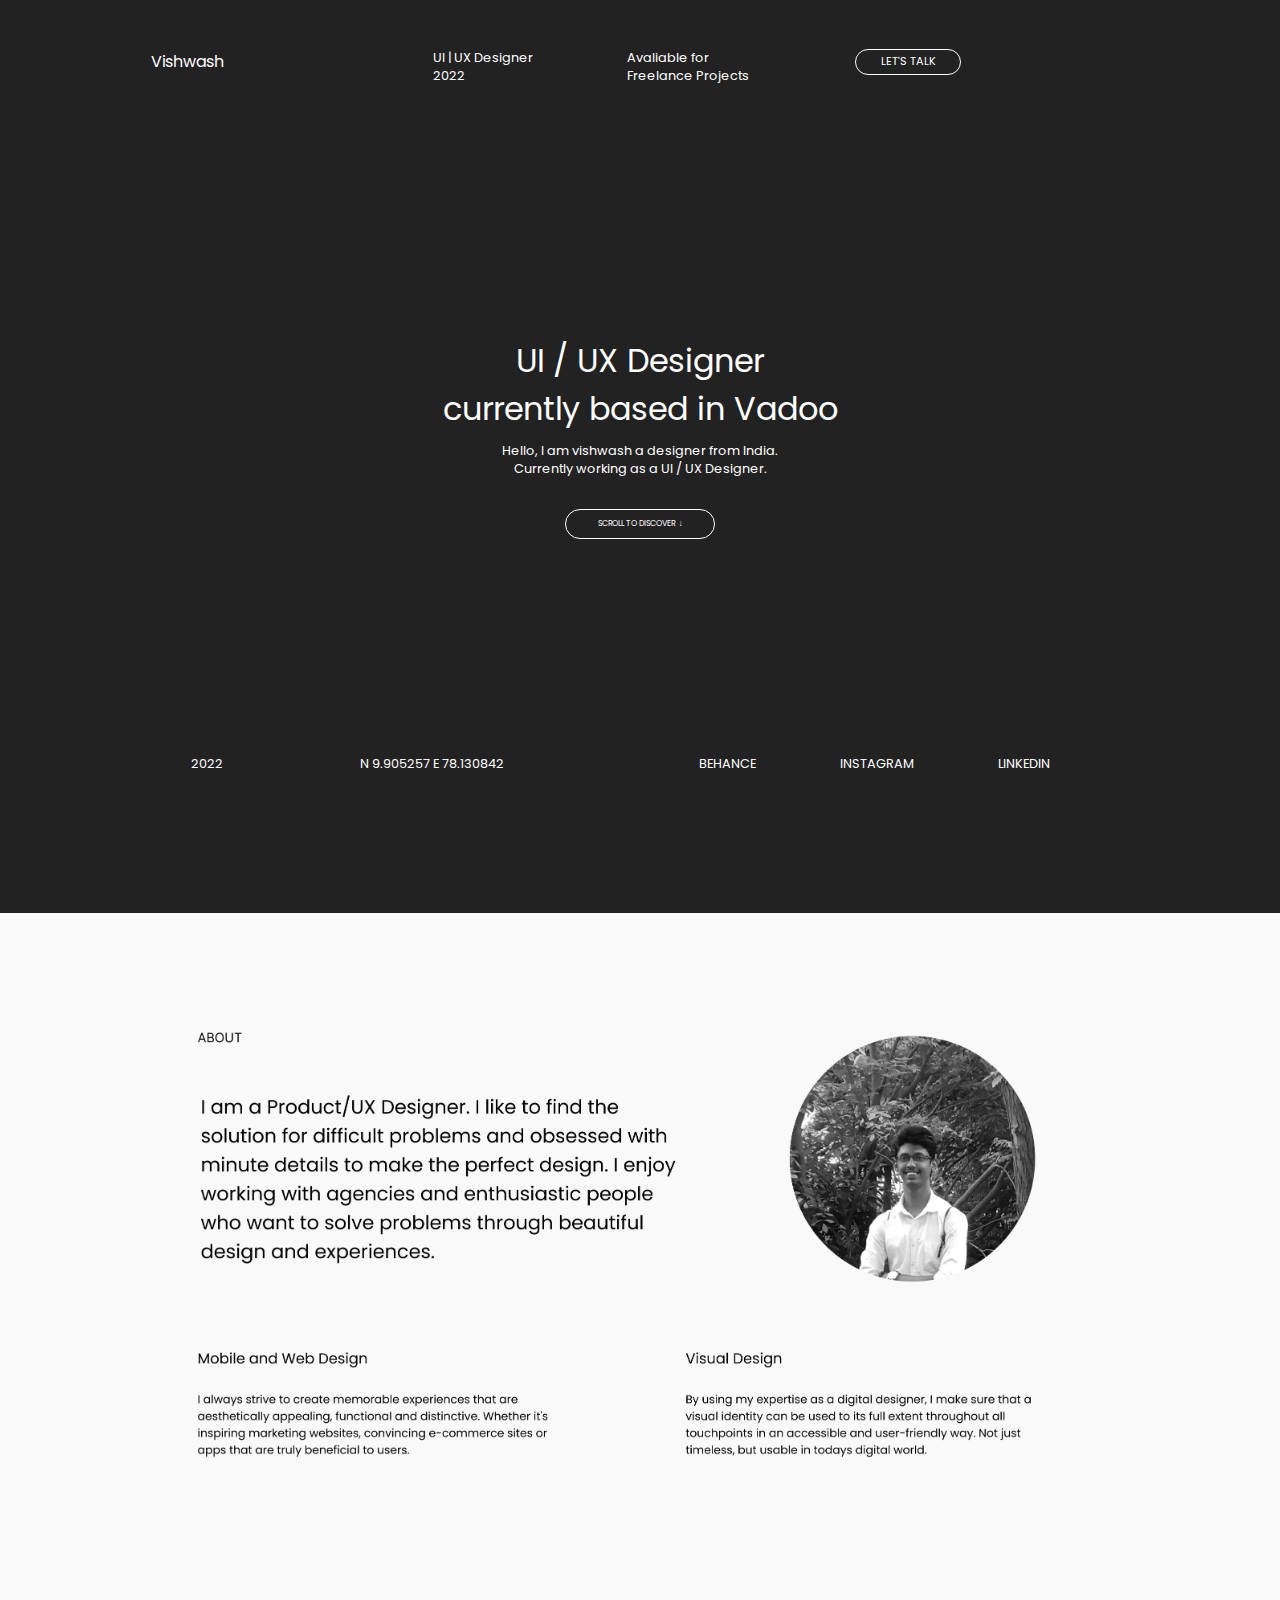
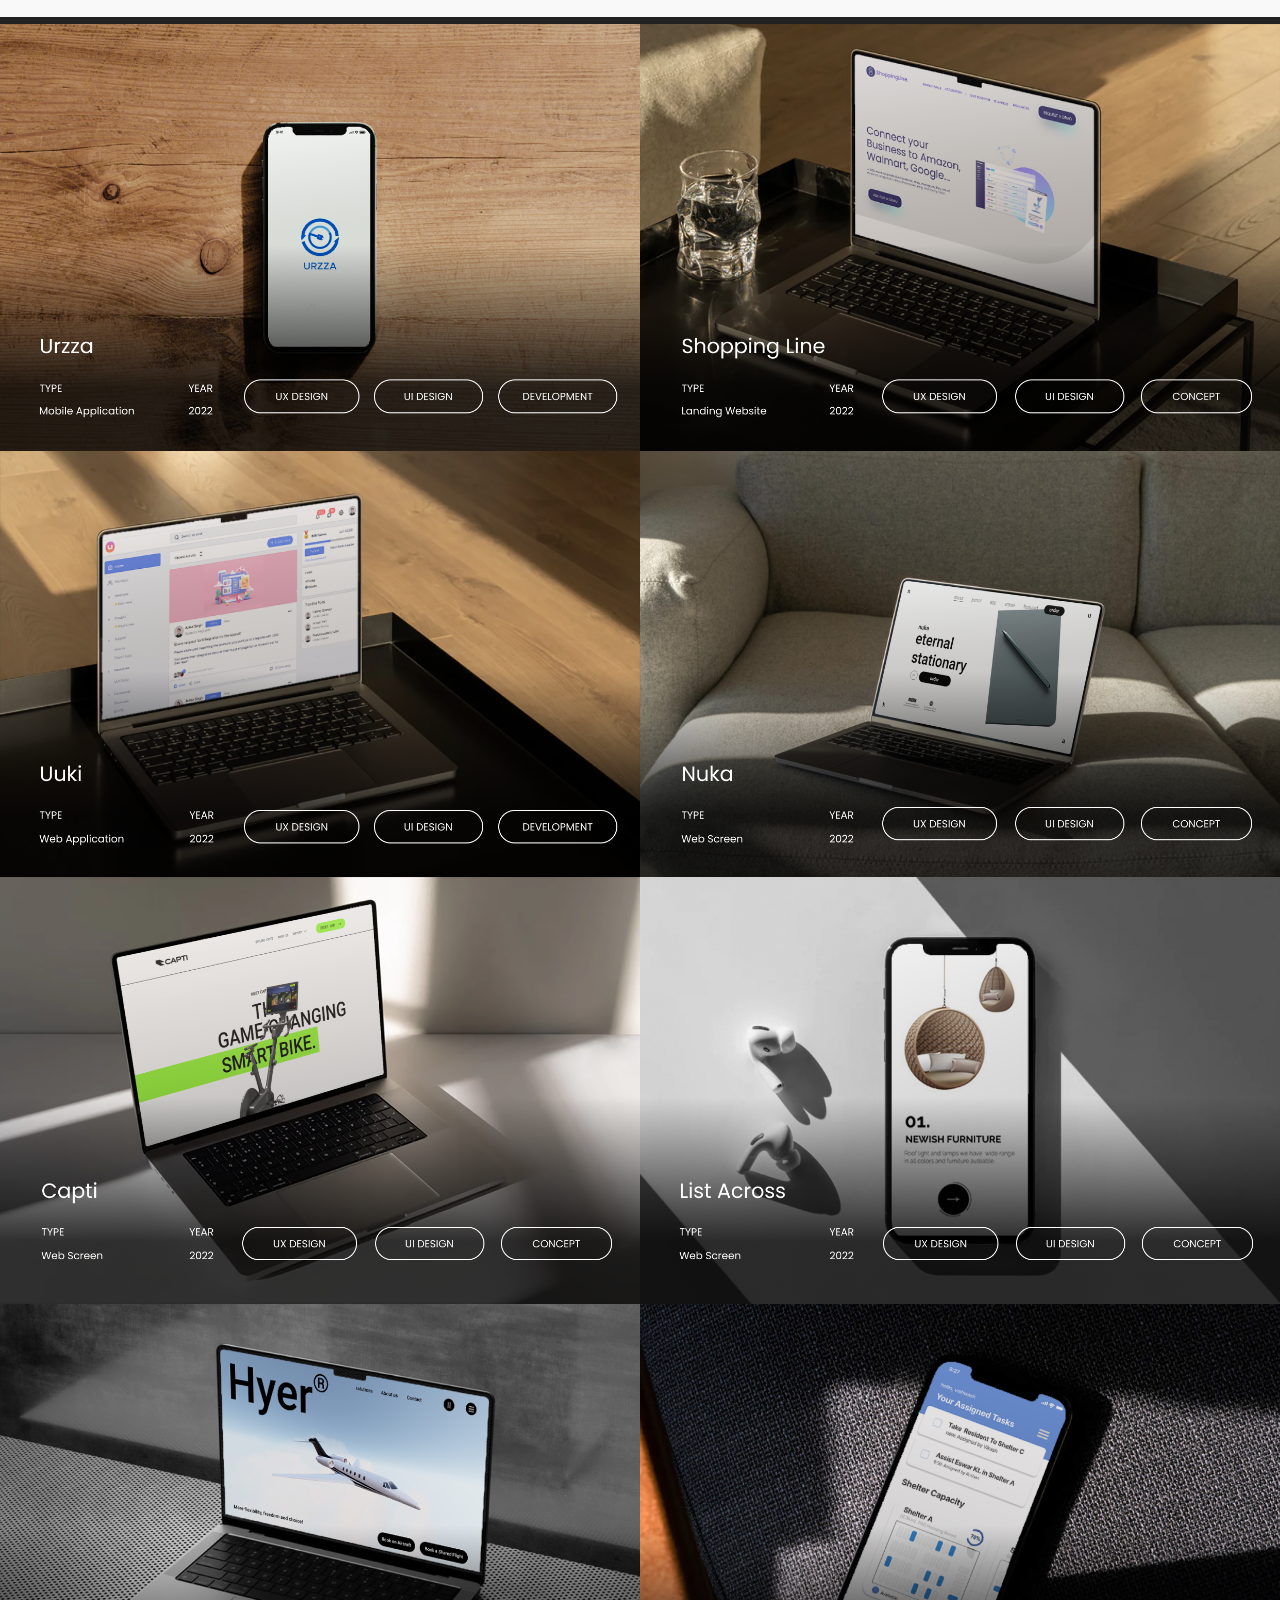
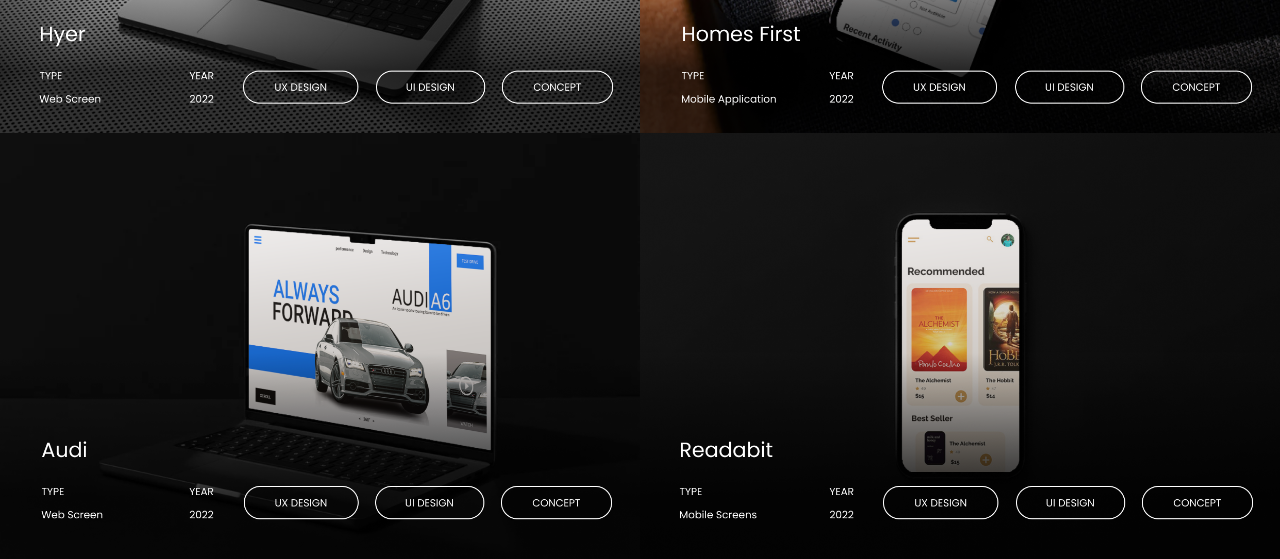
<file: index.html>
<!DOCTYPE html>
<html lang="en">
  <head>
    <meta charset="UTF-8" />
    <meta http-equiv="X-UA-Compatible" content="IE=edge" />
    <meta name="viewport" content="width=device-width, initial-scale=1, maximum-scale=1">
    <title>Vishwash</title>
    <link rel="preconnect" href="https://fonts.googleapis.com" />
    <link rel="preconnect" href="https://fonts.gstatic.com" crossorigin />
    <link
      href="https://fonts.googleapis.com/css2?family=Poppins&display=swap"
      rel="stylesheet"
    />
    <link rel="icon" href="data:image/svg+xml,<svg xmlns=%22http://www.w3.org/2000/svg%22 viewBox=%220 0 100 100%22><text y=%22.9em%22 font-size=%2290%22>⚫</text></svg>">
    <link rel="stylesheet" href="style.css" />
  </head>
  <body>

    <div class="first-screen">
      <center>
        <div class="top-nav">
          <div class="vishwash">Vishwash</div>
          <div class="top-nav-block"> 
          <div class="Product-Designer-2022">UI | UX Designer<br/> 2022</div>
          <div class="Avaliable-for-Freelance-Projects">
            Avaliable for Freelance Projects
          </div>
          <div id="mail" class="lets-talk-button"><pre>LET'S TALK</pre></div>
        </div>
        </div>
        <div class="Product-Designer">
          UI / UX Designer <br/>currently based in Vadoo
        </div>
        <div class="Hello">
          Hello, I am vishwash a designer from India. Currently working as a
          UI / UX Designer.
        </div>
        
        <div onclick="scrolldiv()" class="scroll-button">SCROLL TO DISCOVER &nbsp;&#8595;</div>
      
      <div class="bottom-nav">
      <div class="year">2022</div>
      <div class="location">N 9.905257 E 78.130842</div>
      <div class="social-total">
      <div class="social">
        BEHANCE
      </div>
      <div class="social">
        INSTAGRAM
      </div>
      <div class="social">
        LINKEDIN
      </div>
    </div>
    </center>
    </div>
    <div class="second-screen"><img class="profile" src="profile.png" /><img class="profile-mobile" src="profile-mobile.png" /></div>
    </div>
    <div id="ele" class="img-set-one">
     <img id="myButton-one" class="img" src="1.png" />
      <img id="myButton-two" class="img" src="2.png" />
    </div>
    <div class="img-set-one">
      <img id="myButton-three" class="img" src="3.png" />
      <img id="myButton-four" class="img" src="4.png" />
    </div>
    <div class="img-set-one">
      <img id="myButton-five" class="img" src="5.png" />
      <img id="myButton-six" class="img" src="7.png" />
    </div>
    <div class="img-set-one">
      <img id="myButton-seven" class="img" src="8.png" />
      <img id="myButton-eight" class="img" src="9.png" />
    </div>
    <div class="img-set-one">
      <img id="myButton-nine" class="img" src="10.png" />
      <img id="myButton-ten" class="img" src="11.png" />
    </div>

  </body>
  <script>
    function scrolldiv() {
        var elem = document.getElementById("ele");
        elem.scrollIntoView();
    };
    document.getElementById("myButton-one").onclick = function () {
        location.href = "one.html";
    };
    document.getElementById("myButton-two").onclick = function () {
        location.href = "two.html";
    };
    document.getElementById("myButton-three").onclick = function () {
        location.href = "three.html";
    };
    document.getElementById("myButton-four").onclick = function () {
        location.href = "four.html";
    };
    document.getElementById("myButton-five").onclick = function () {
        location.href = "five.html";
    };
    document.getElementById("myButton-six").onclick = function () {
        location.href = "six.html";
    };
    document.getElementById("myButton-seven").onclick = function () {
        location.href = "seven.html";
    };
    document.getElementById("myButton-eight").onclick = function () {
        location.href = "eight.html";
    };
    document.getElementById("myButton-nine").onclick = function () {
        location.href = "nine.html";
    };
    document.getElementById("myButton-ten").onclick = function () {
        location.href = "ten.html";
    };
    document.getElementById("mail").onclick = function () {
        location.href = "mailto: vishwashclever@gmail.com";
    };  

    

</script>
</html>
</file>
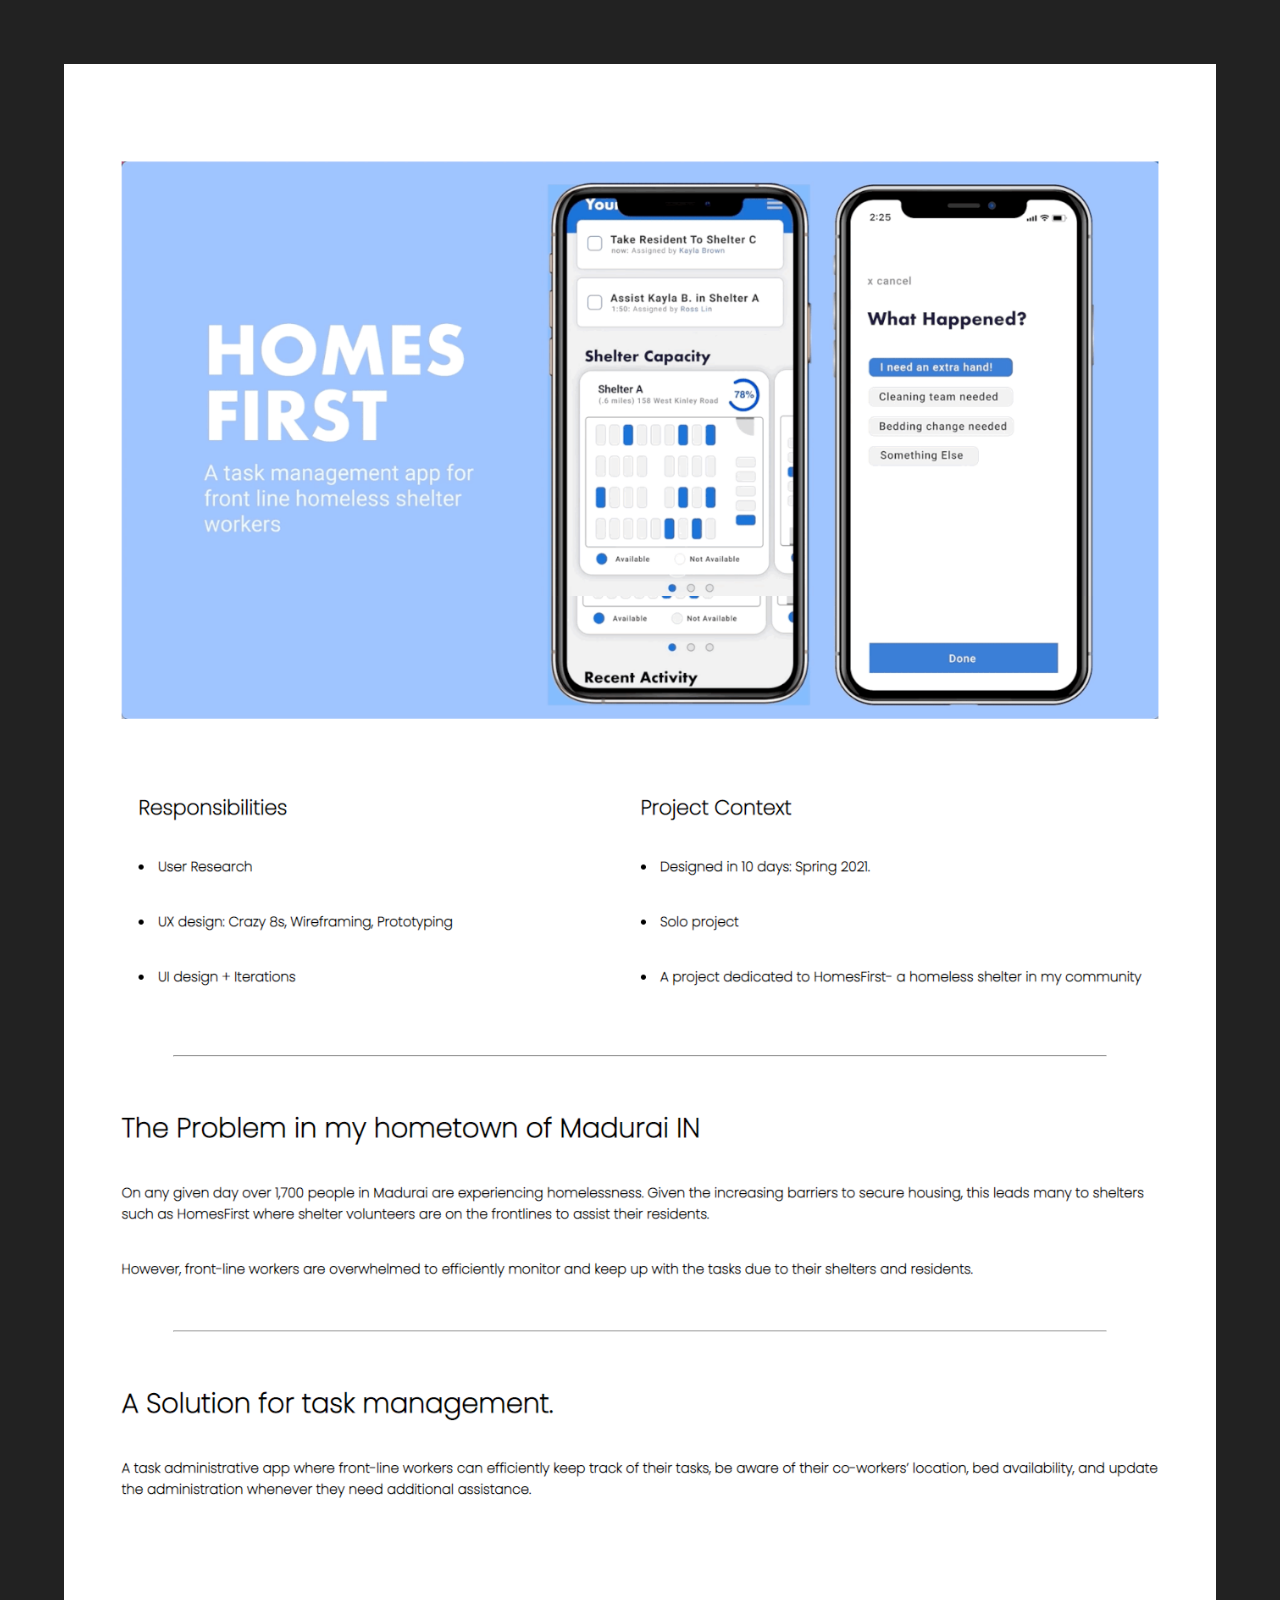
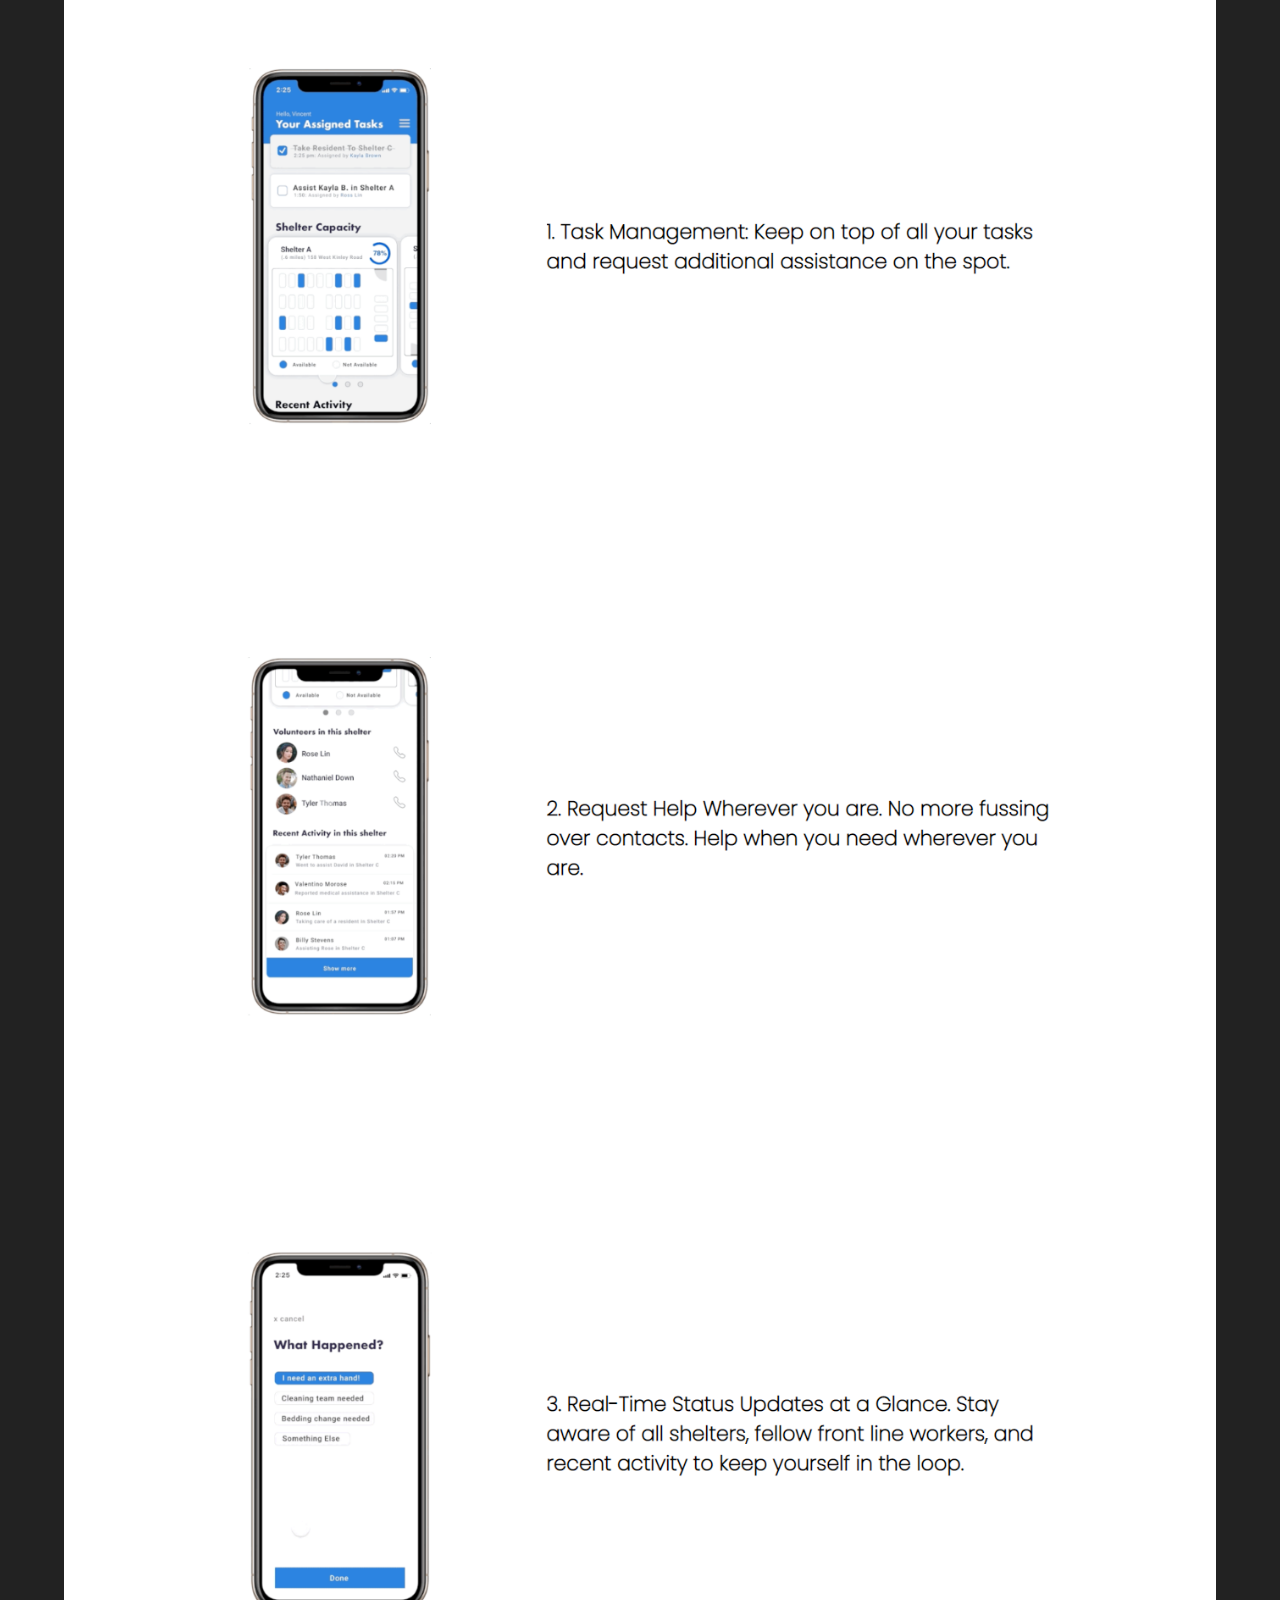
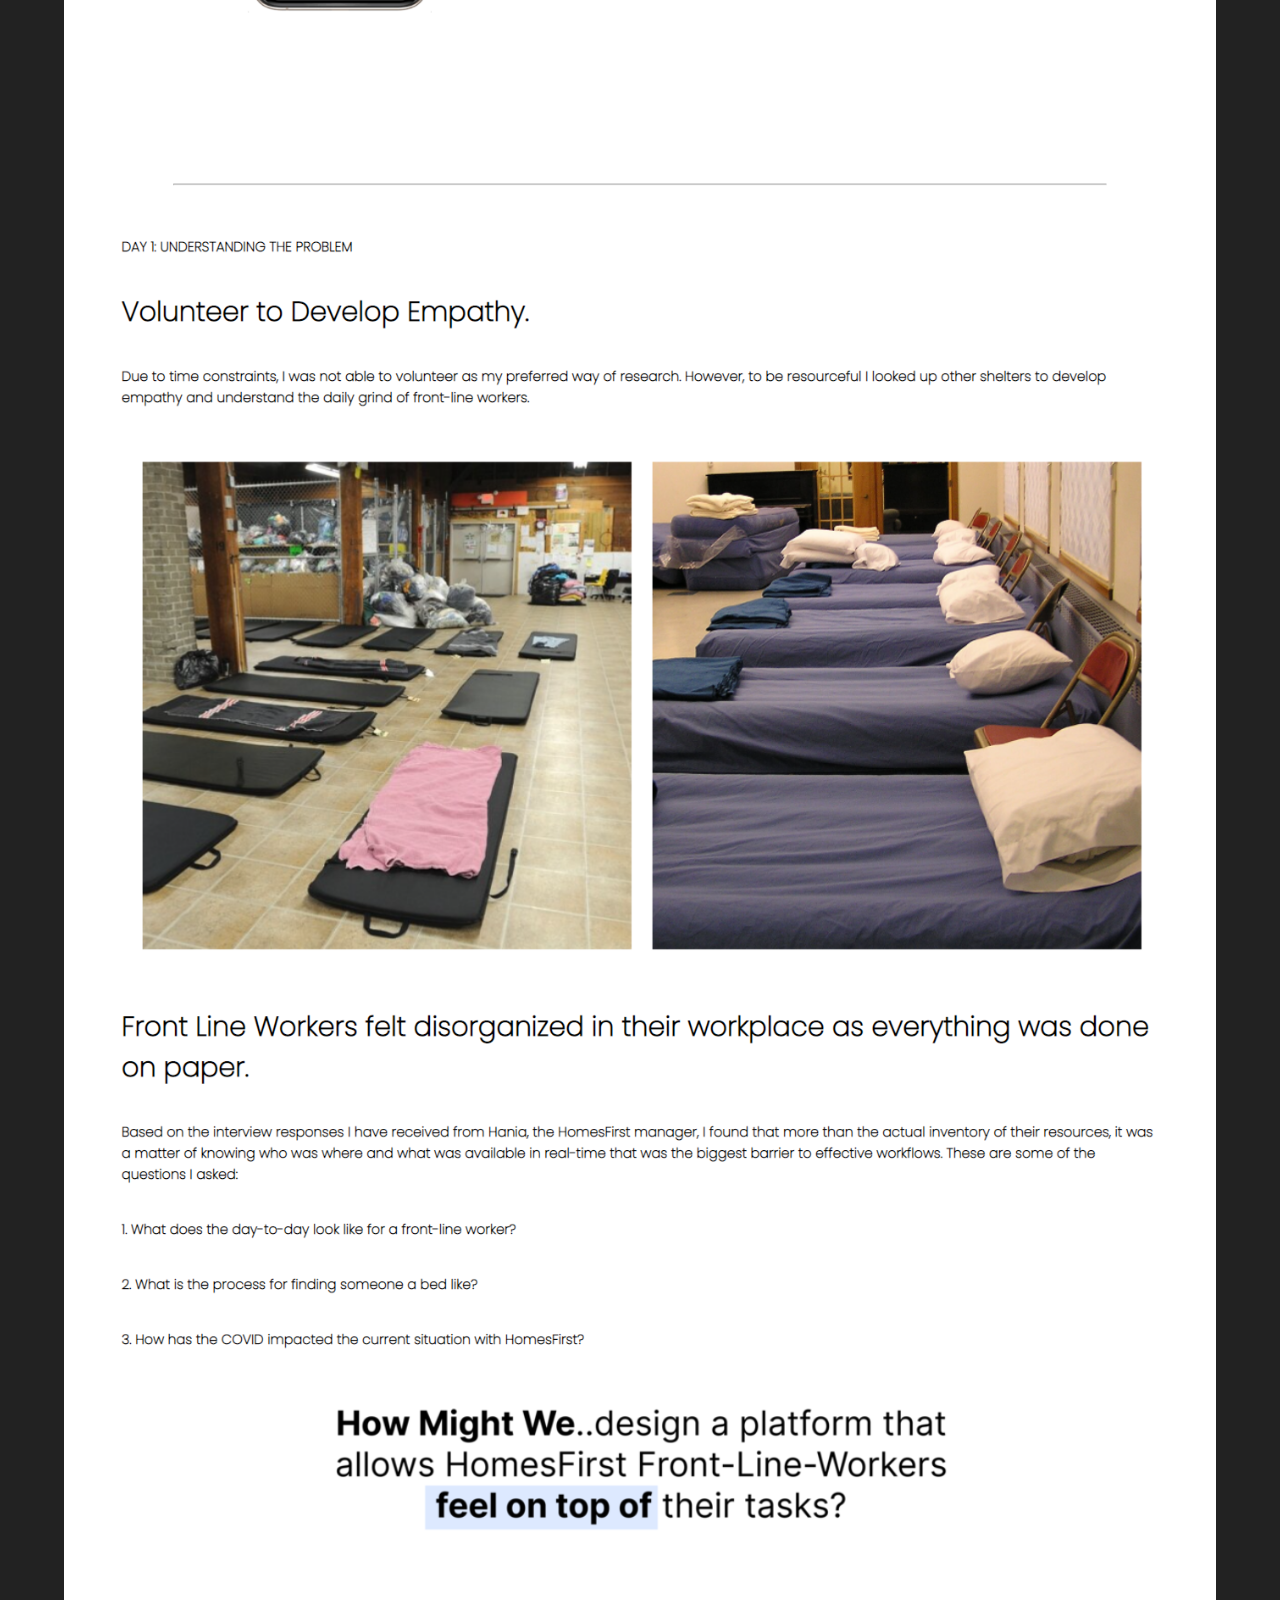
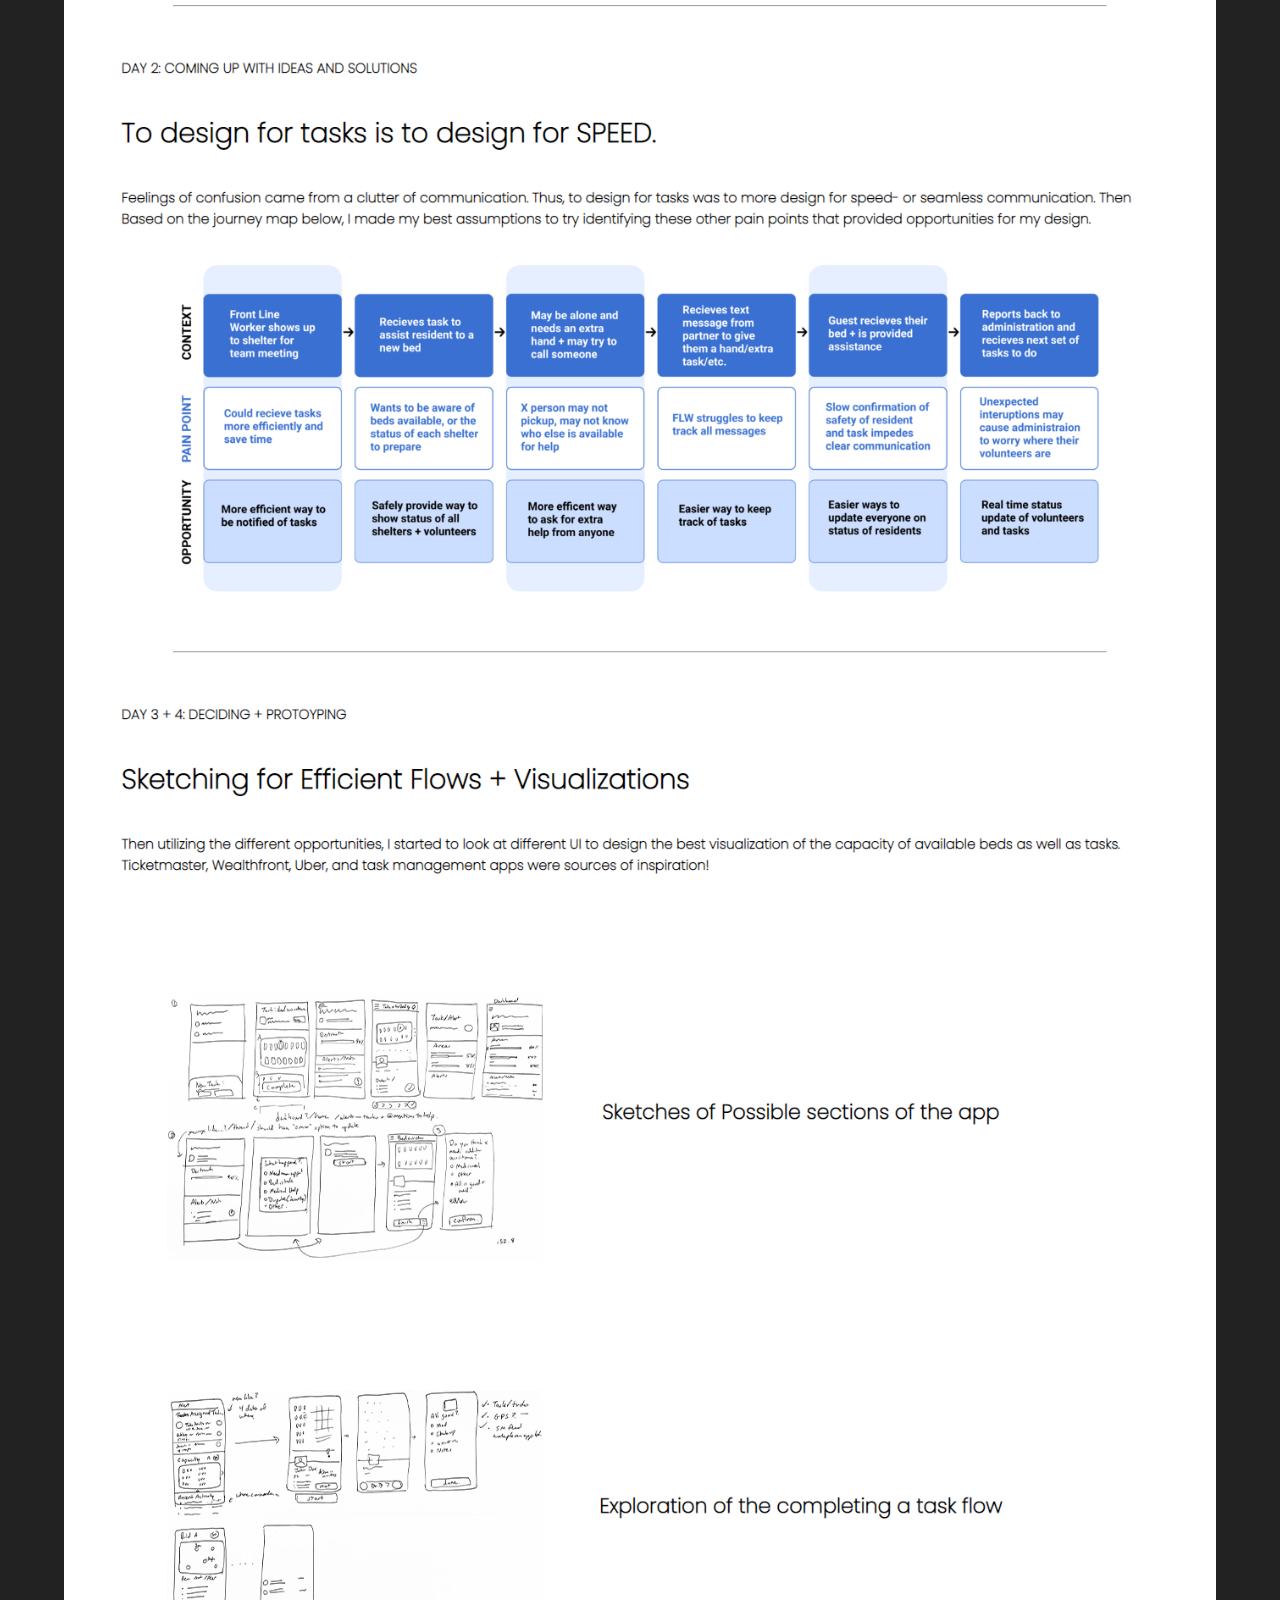
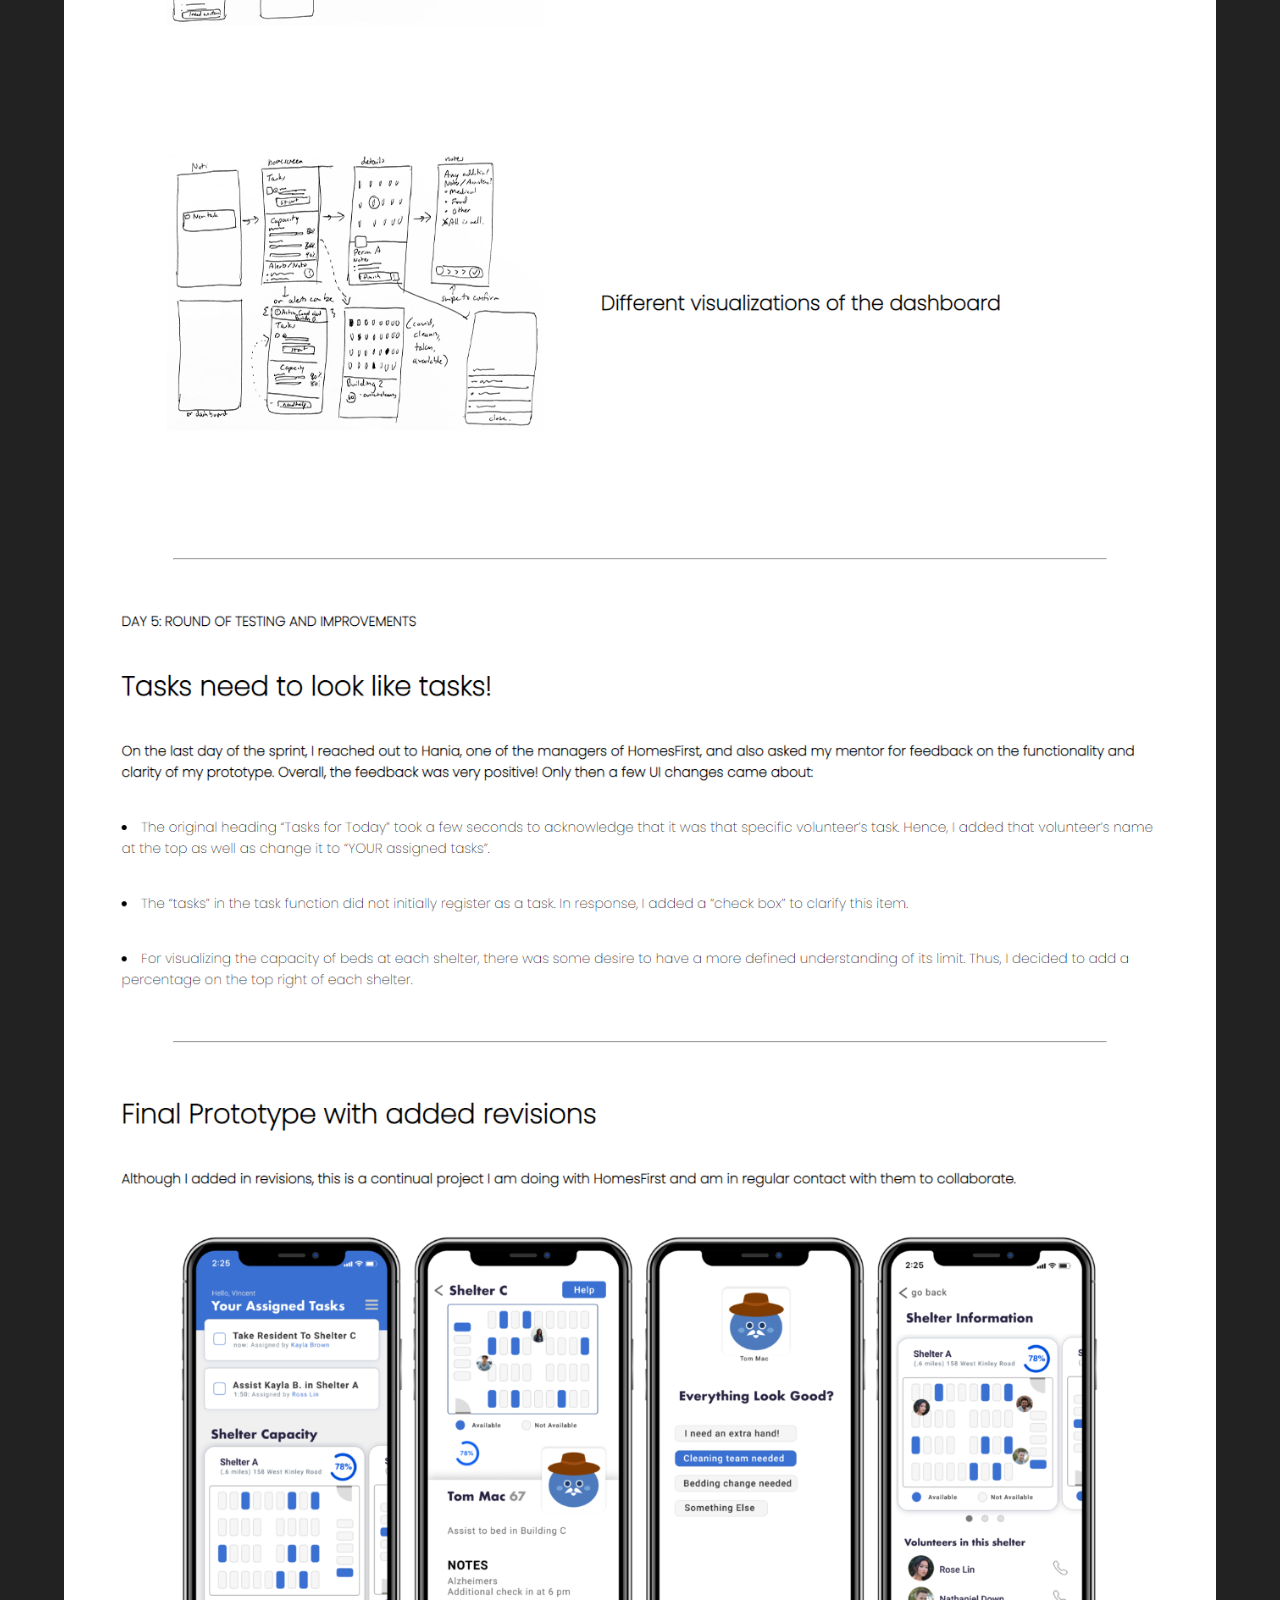
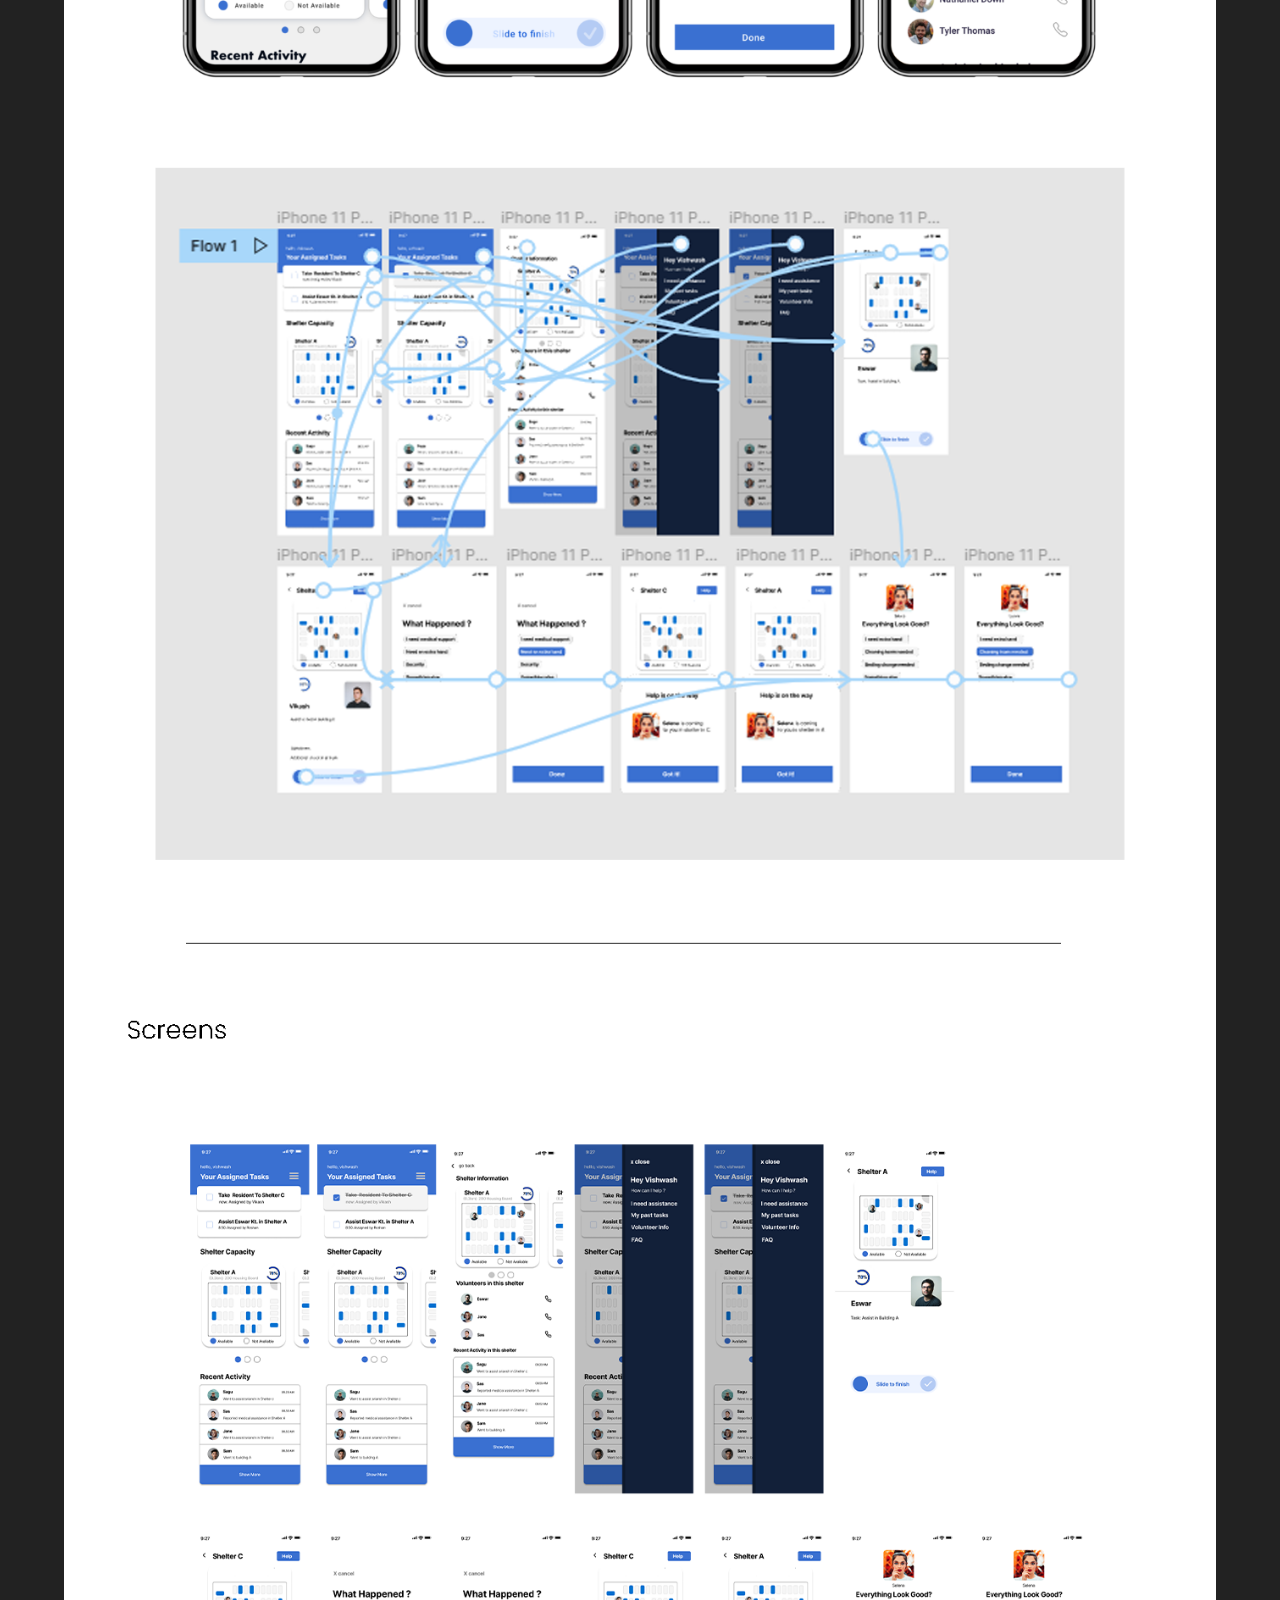
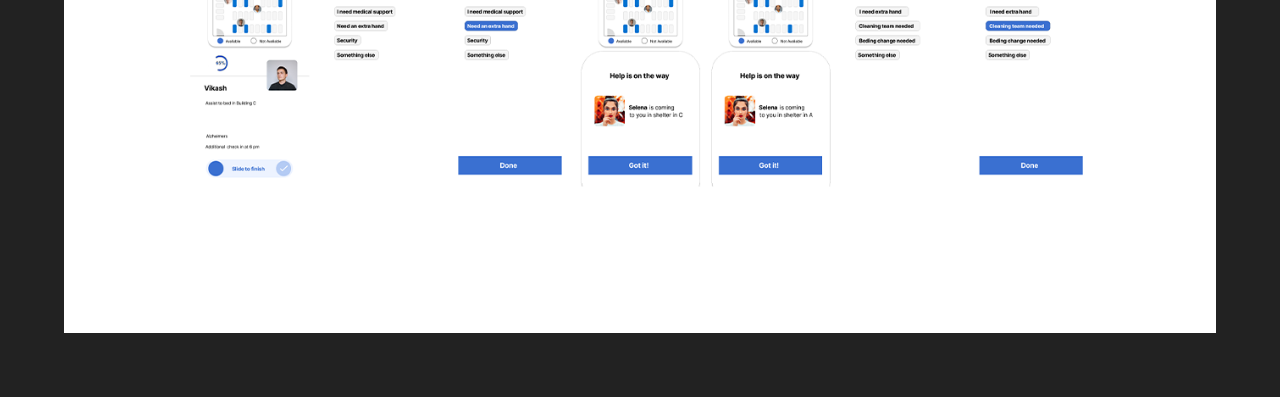
<file: eight.html>
<!DOCTYPE html>
<html lang="en">
<head>
    <meta charset="UTF-8">
    <meta http-equiv="X-UA-Compatible" content="IE=edge">
    <meta name="viewport" content="width=device-width, initial-scale=1.0">
    <title>Vishwash</title>
</head>
<style>
    *{
        margin: 0;
    }
    body{
        background-color: #222222;
    }
    .one{
        margin: 5%;
        display: flex;
        justify-content: center;
        align-items: center;
        
    }
    img{
        width: 90vw;
    }
</style>
<body>
    <div class="one"><img src="eight.png" /></div>
</body>
</html>
</file>
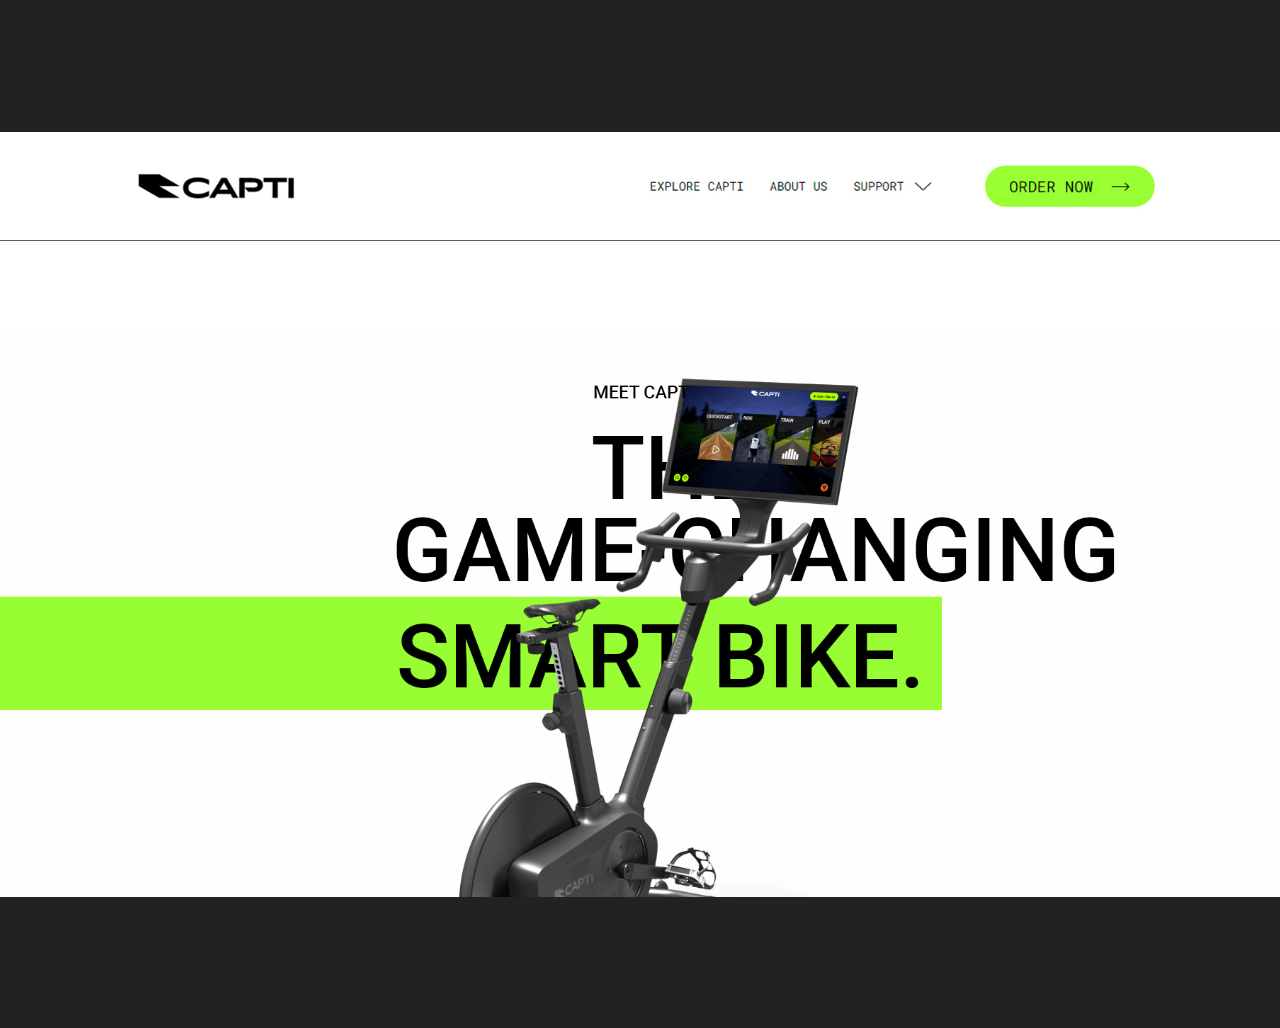
<file: five.html>
<!DOCTYPE html>
<html lang="en">
<head>
    <meta charset="UTF-8">
    <meta http-equiv="X-UA-Compatible" content="IE=edge">
    <meta name="viewport" content="width=device-width, initial-scale=1.0">
    <title>Vishwash</title>
</head>
<style>
    *{
        margin: 0;
    }
    body{
        background-color: #222222;
    }
    .one{
        margin: 5% 0;
        display: flex;
        justify-content: center;
        align-items: center;
        width: 100%;
        height: 100vh;
    }
    img{
        height: 85%;
    }
    @media only screen and (max-width:850px) {
        .one{
            margin: 0;
        }
        img {
            height: auto;
            width: 100%;
        }
    }
</style>
<body>
    <div class="one"><img src="five.jpg" /></div>
</body>
</html>
</file>
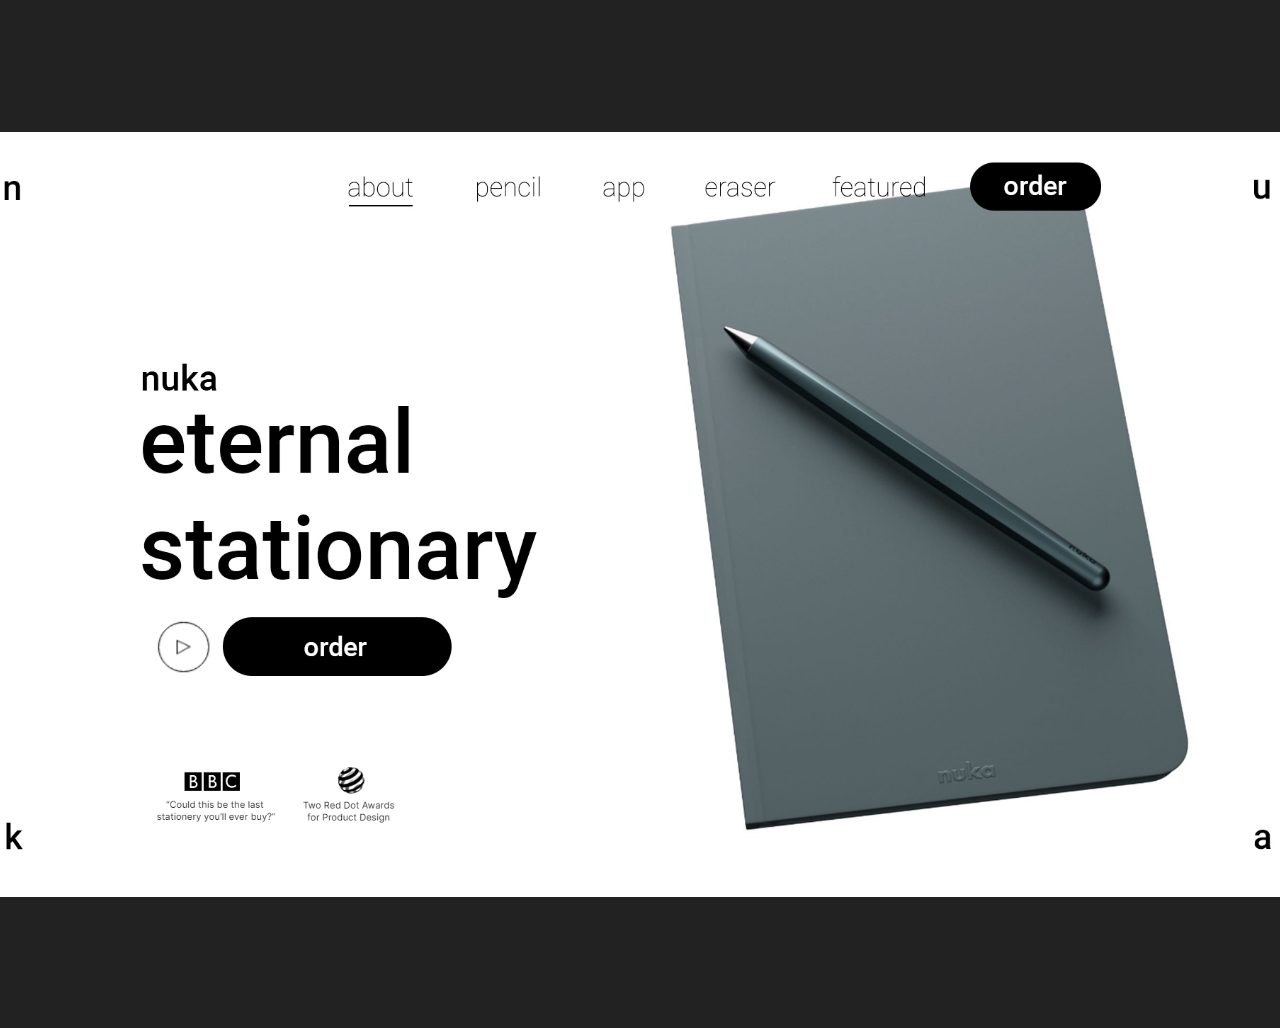
<file: four.html>
<!DOCTYPE html>
<html lang="en">
<head>
    <meta charset="UTF-8">
    <meta http-equiv="X-UA-Compatible" content="IE=edge">
    <meta name="viewport" content="width=device-width, initial-scale=1.0">
    <title>Vishwash</title>
</head>
<style>
    *{
        margin: 0;
    }
    body{
        background-color: #222222;
    }
    .one{
        margin: 5% 0;
        display: flex;
        justify-content: center;
        align-items: center;
        width: 100%;
        height: 100vh;
    }
    img{
        height: 85%;
    }
    @media only screen and (max-width:850px) {
        .one{
            margin: 0;
        }
        img {
            height: auto;
            width: 100%;
        }
    }
</style>
<body>
    <div class="one"><img src="four.jpg" /></div>
</body>
</html>
</file>
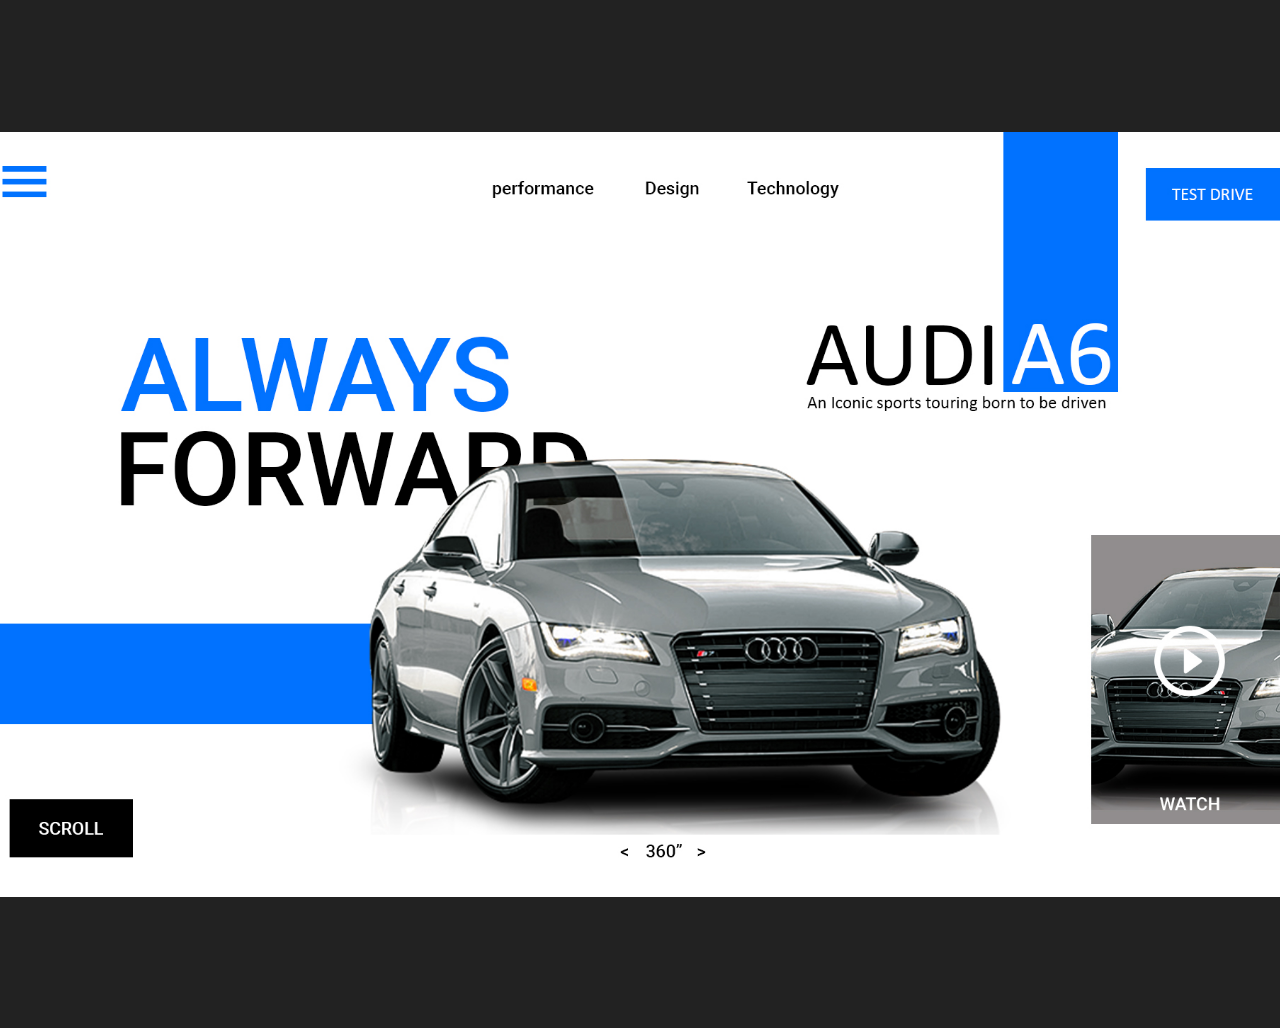
<file: nine.html>
<!DOCTYPE html>
<html lang="en">
<head>
    <meta charset="UTF-8">
    <meta http-equiv="X-UA-Compatible" content="IE=edge">
    <meta name="viewport" content="width=device-width, initial-scale=1.0">
    <title>Vishwash</title>
</head>
<style>
    *{
        margin: 0;
    }
    body{
        background-color: #222222;
    }
    .one{
        margin: 5% 0;
        display: flex;
        justify-content: center;
        align-items: center;
        width: 100%;
        height: 100vh;
    }
    img{
        height: 85%;
    }
    @media only screen and (max-width:850px) {
        .one{
            margin: 0;
        }
        img {
            height: auto;
            width: 100%;
        }
    }
</style>
<body>
    <div class="one"><img src="nine.jpg" /></div>
</body>
</html>
</file>
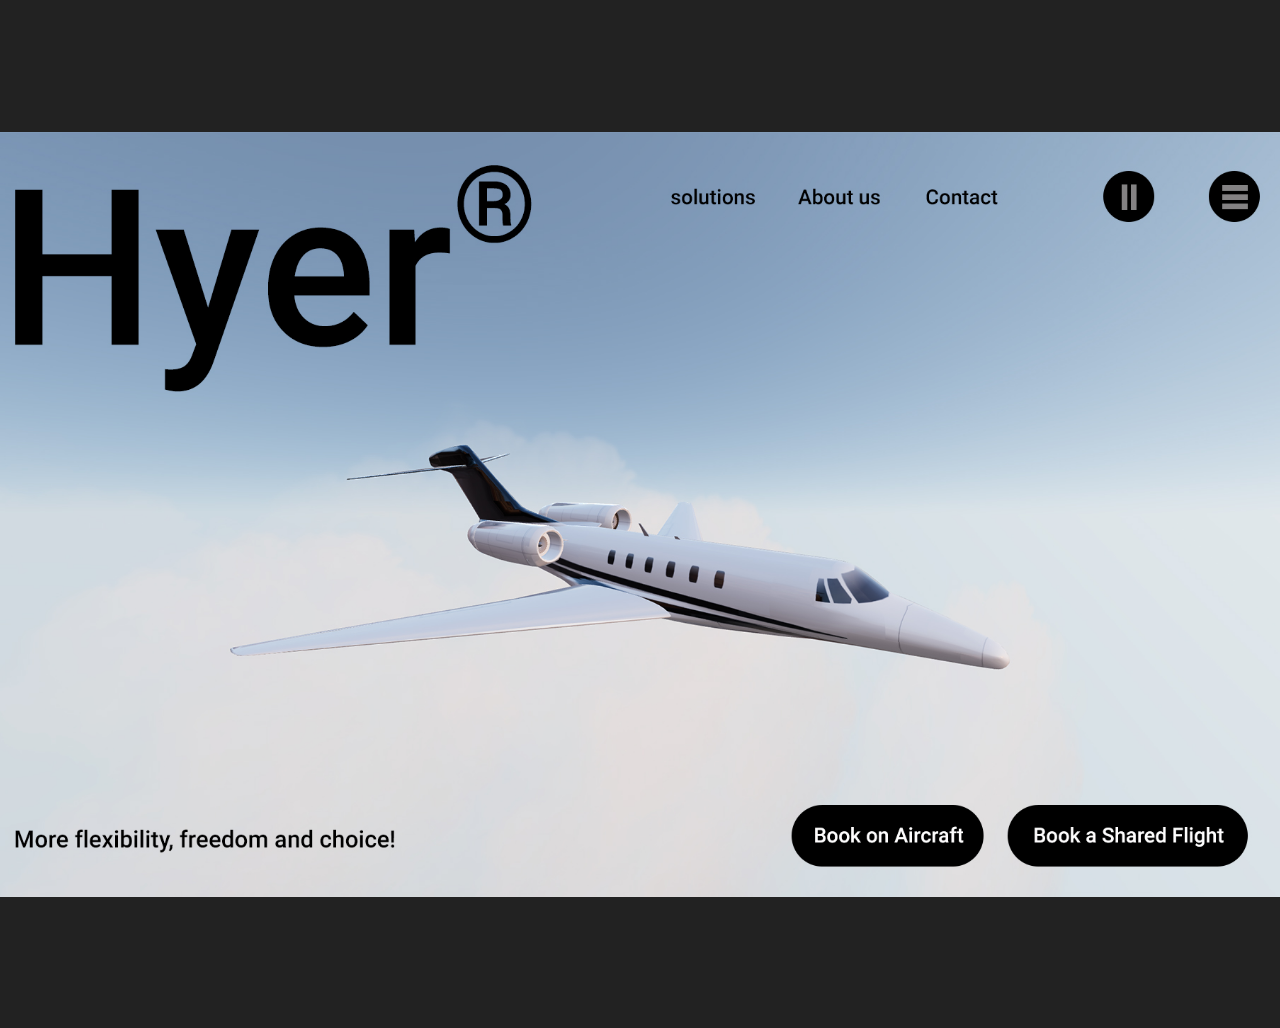
<file: seven.html>
<!DOCTYPE html>
<html lang="en">
<head>
    <meta charset="UTF-8">
    <meta http-equiv="X-UA-Compatible" content="IE=edge">
    <meta name="viewport" content="width=device-width, initial-scale=1.0">
    <title>Vishwash</title>
</head>
<style>
    *{
        margin: 0;
    }
    body{
        background-color: #222222;
    }
    .one{
        margin: 5% 0;
        display: flex;
        justify-content: center;
        align-items: center;
        width: 100%;
        height: 100vh;
    }
    img{
        height: 85%;
    }
    @media only screen and (max-width:850px) {
        .one{
            margin: 0;
        }
        img {
            height: auto;
            width: 100%;
        }
    }
</style>
<body>
    <div class="one"><img src="seven.jpg" /></div>
</body>
</html>
</file>
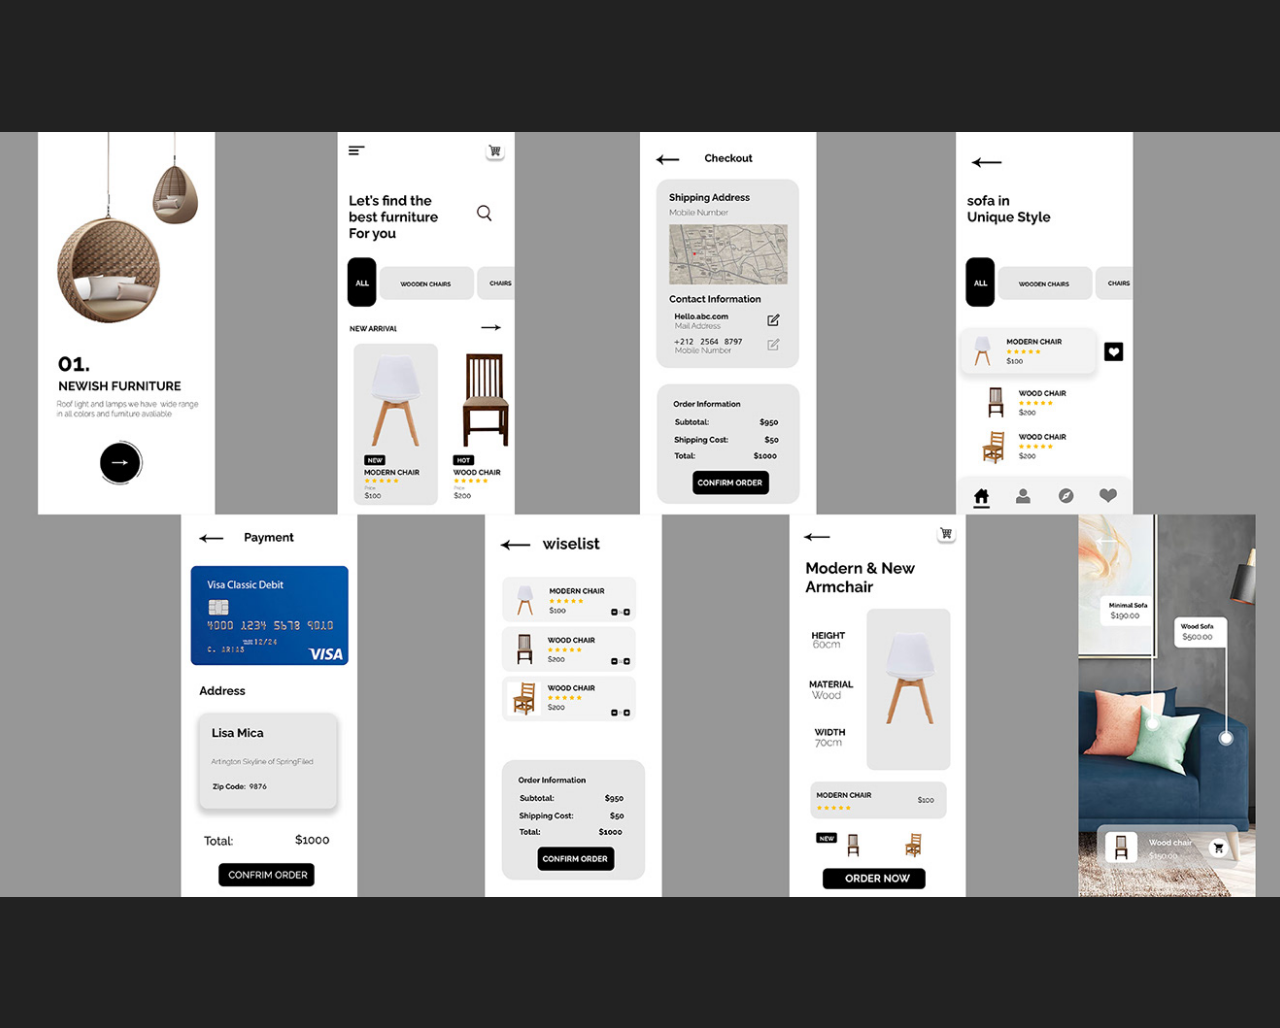
<file: six.html>
<!DOCTYPE html>
<html lang="en">
<head>
    <meta charset="UTF-8">
    <meta http-equiv="X-UA-Compatible" content="IE=edge">
    <meta name="viewport" content="width=device-width, initial-scale=1.0">
    <title>Vishwash</title>
</head>
<style>
    *{
        margin: 0;
    }
    body{
        background-color: #222222;
    }
    .one{
        margin: 5% 0;
        display: flex;
        justify-content: center;
        align-items: center;
        width: 100%;
        height: 100vh;
    }
    img{
        height: 85%;
    }
    @media only screen and (max-width:850px) {
        .one{
            margin: 0;
        }
        img {
            height: auto;
            width: 100%;
        }
    }
</style>
<body>
    <div class="one"><img src="six.jpg" /></div>
</body>
</html>
</file>
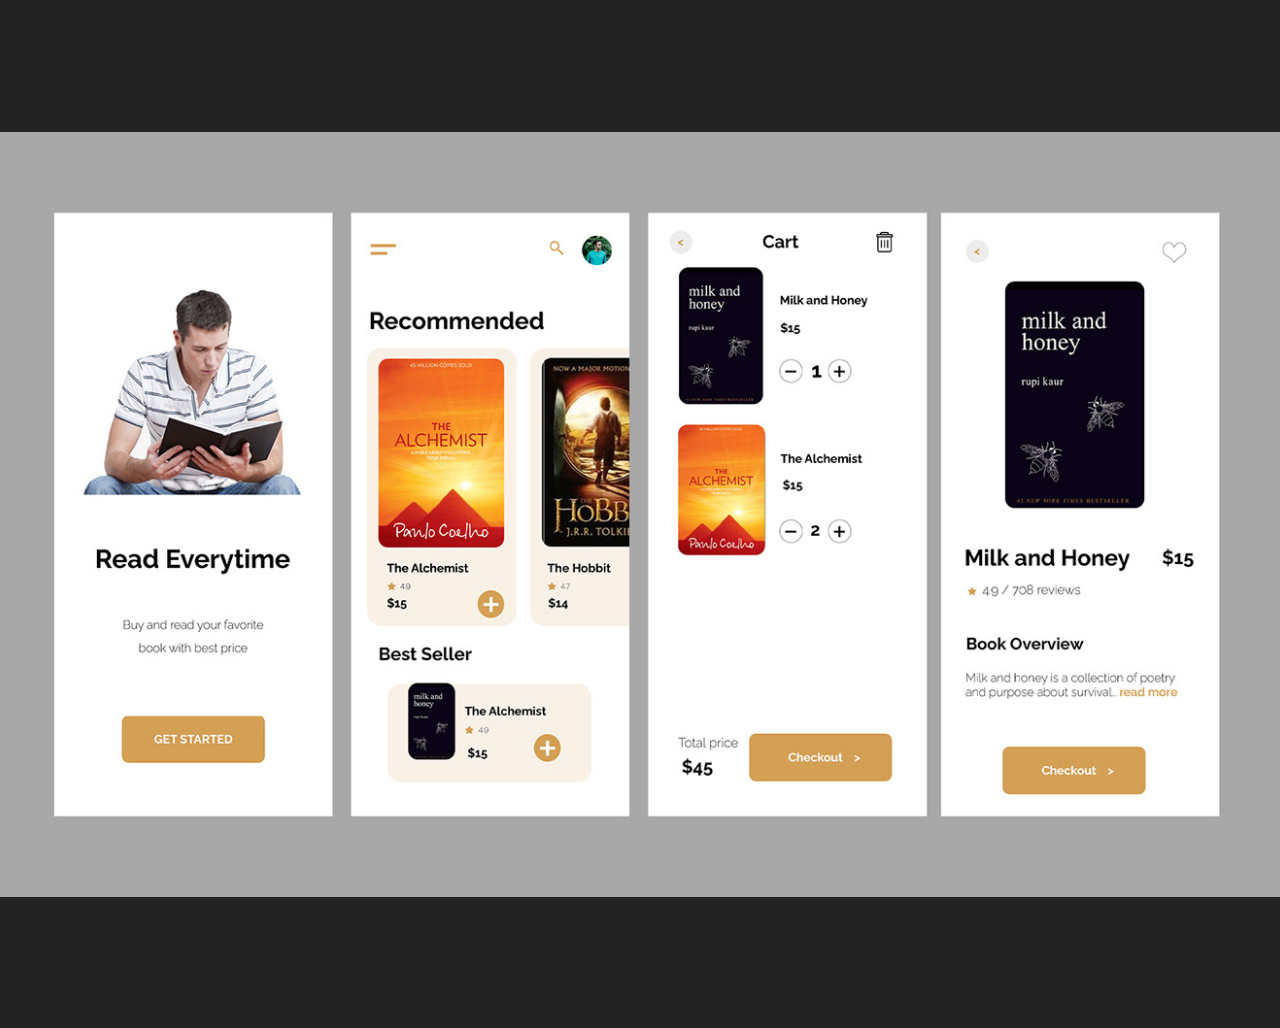
<file: ten.html>
<!DOCTYPE html>
<html lang="en">
<head>
    <meta charset="UTF-8">
    <meta http-equiv="X-UA-Compatible" content="IE=edge">
    <meta name="viewport" content="width=device-width, initial-scale=1.0">
    <title>Vishwash</title>
</head>
<style>
    *{
        margin: 0;
    }
    body{
        background-color: #222222;
    }
    .one{
        margin: 5% 0;
        display: flex;
        justify-content: center;
        align-items: center;
        width: 100%;
        height: 100vh;
    }
    img{
        height: 85%;
    }
    @media only screen and (max-width:850px) {
        .one{
            margin: 0;
        }
        img {
            height: auto;
            width: 100%;
        }
    }
</style>
<body>
    <div class="one"><img src="ten.jpg" /></div>
</body>
</html>
</file>
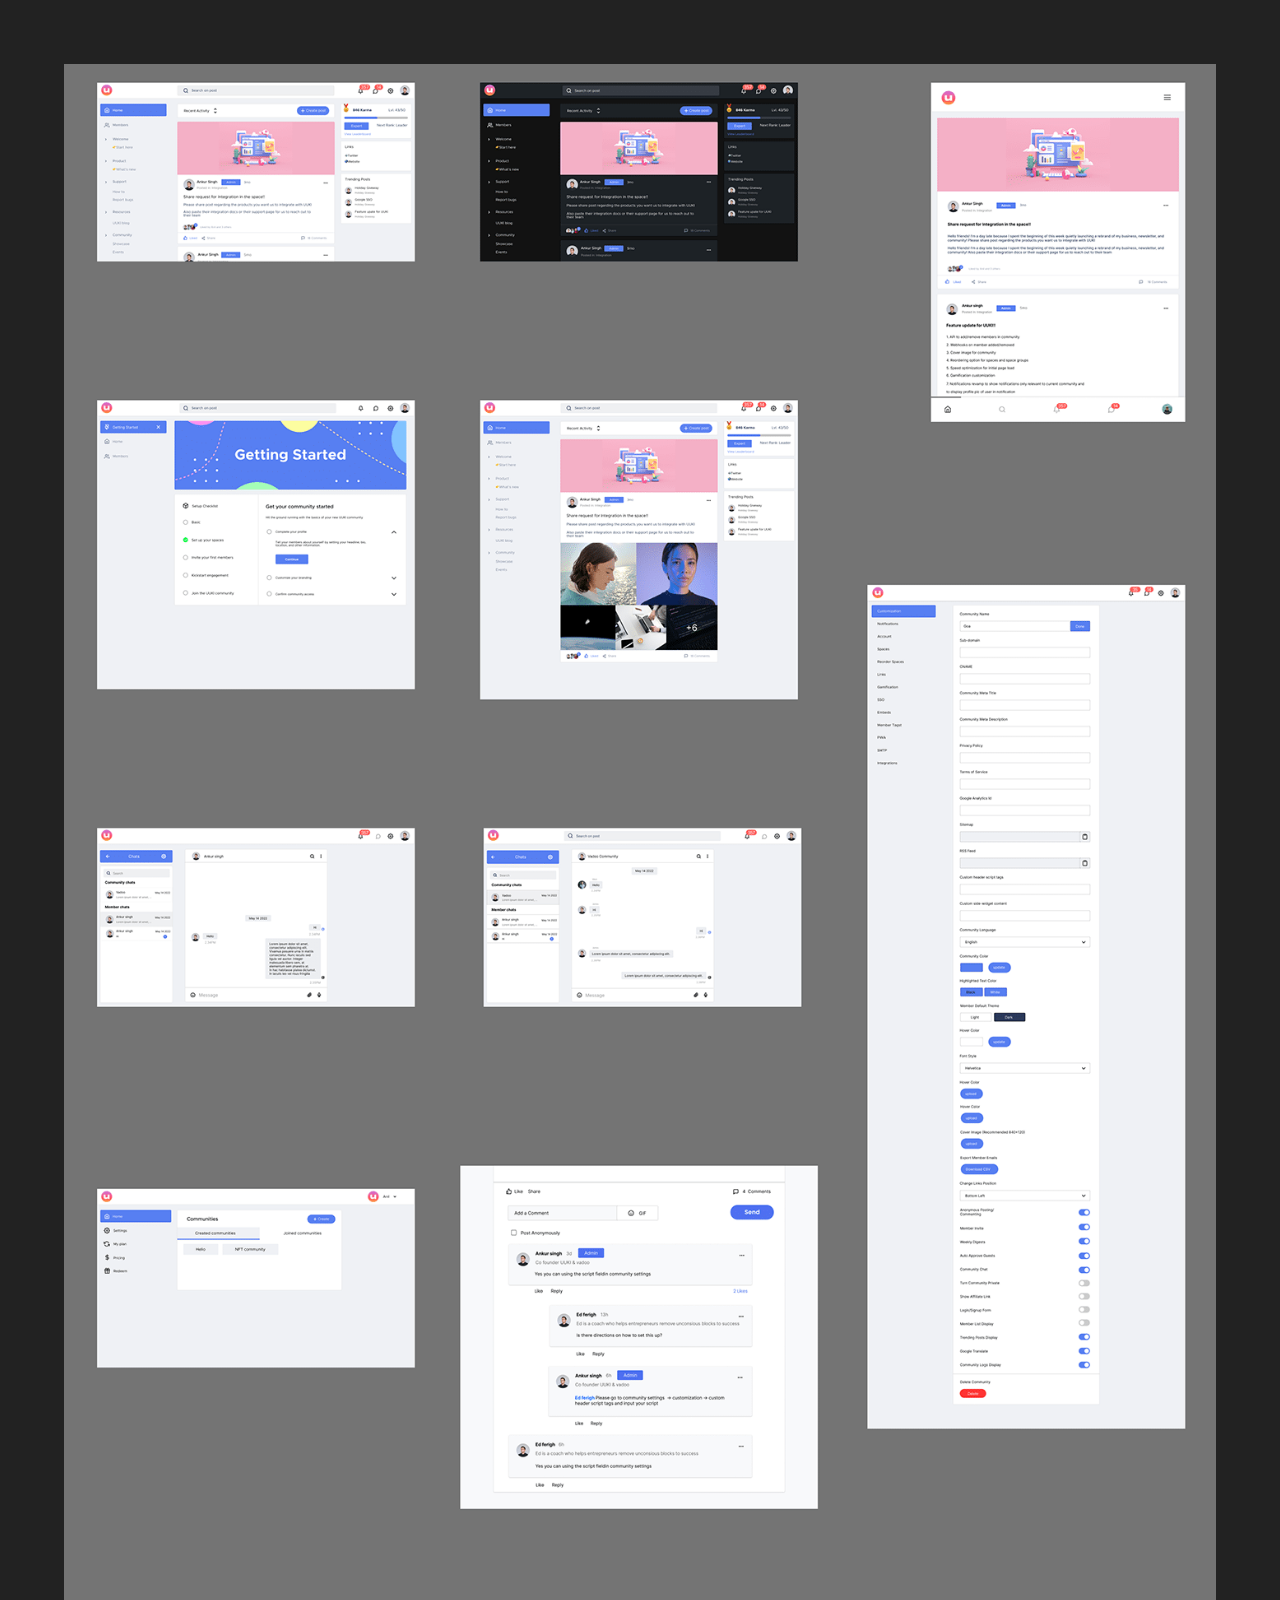
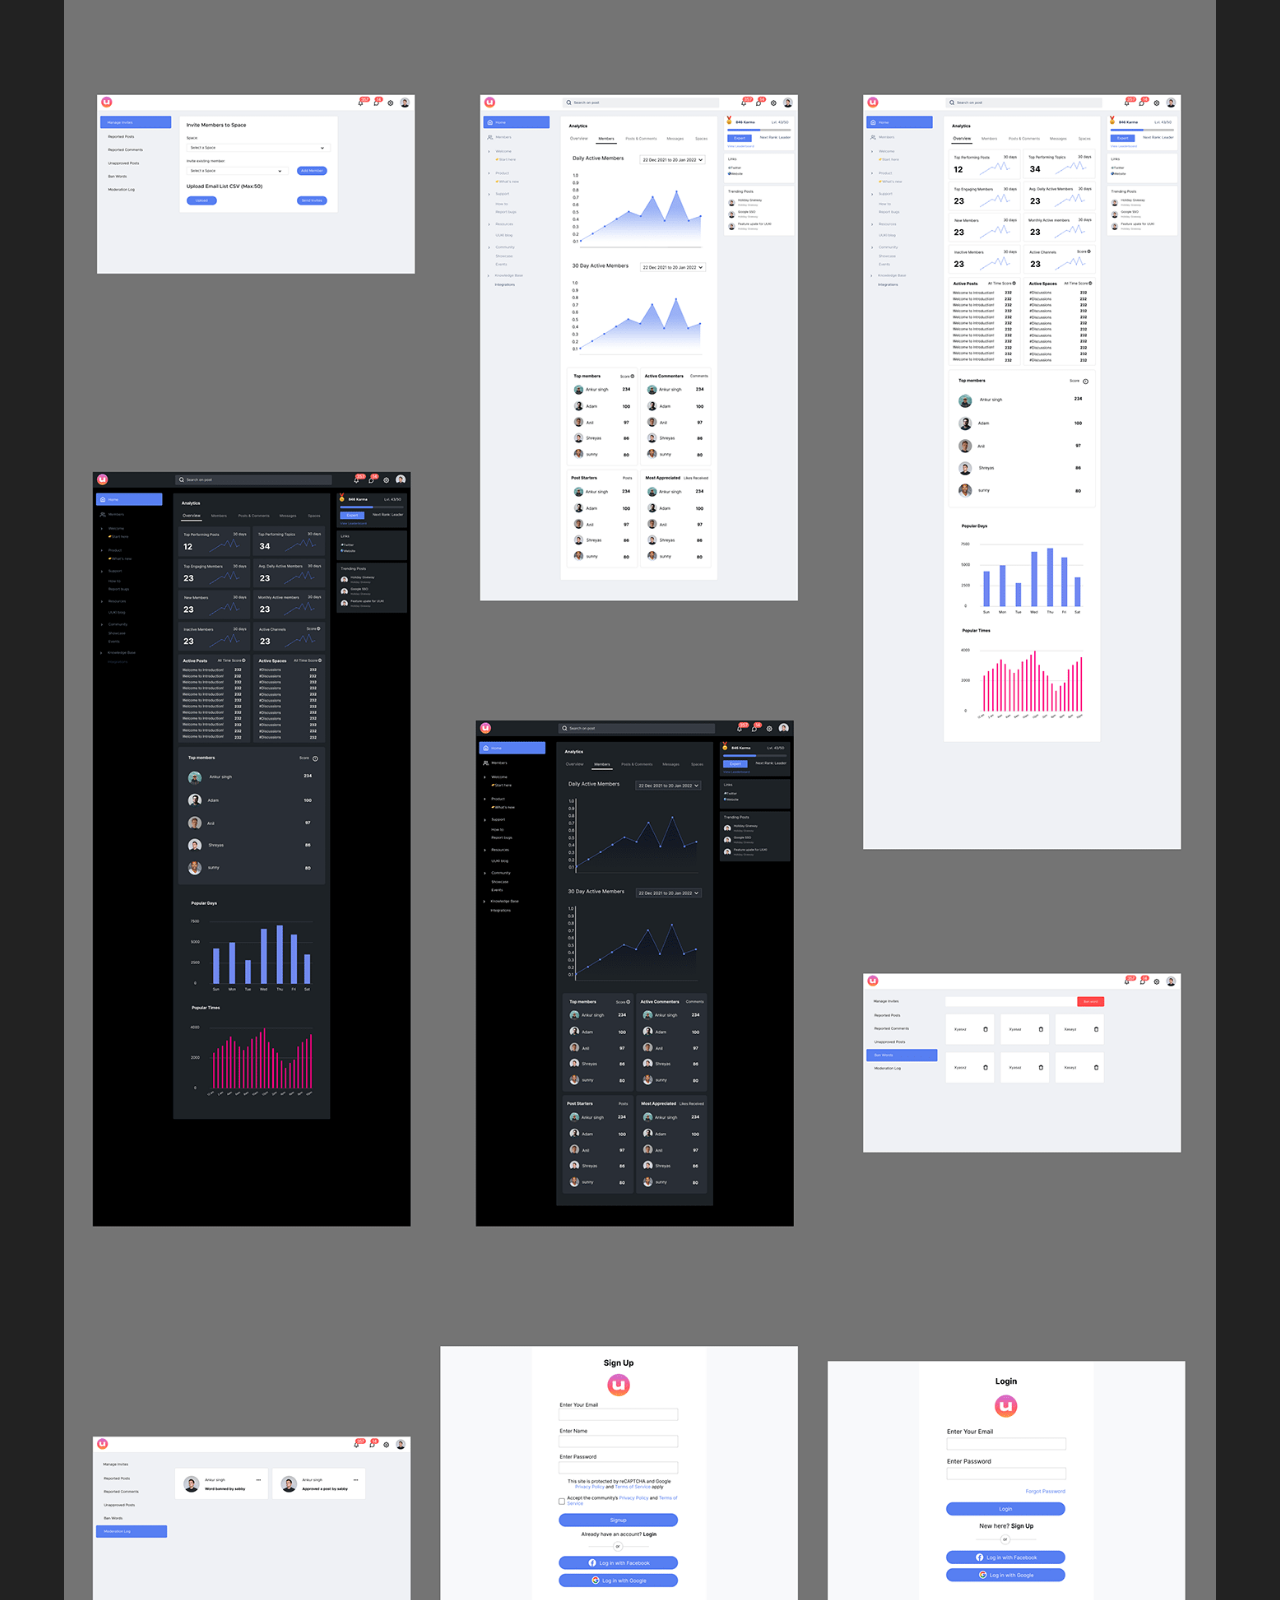
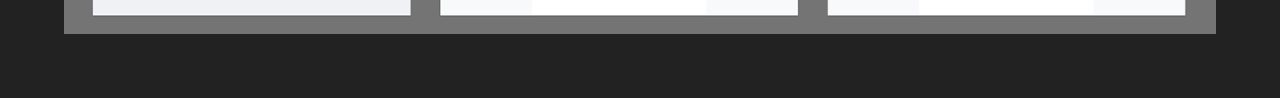
<file: three.html>
<!DOCTYPE html>
<html lang="en">
<head>
    <meta charset="UTF-8">
    <meta http-equiv="X-UA-Compatible" content="IE=edge">
    <meta name="viewport" content="width=device-width, initial-scale=1.0">
    <title>Vishwash</title>
</head>
<style>
    *{
        margin: 0;
    }
    body{
        background-color: #222222;
    }
    .one{
        margin: 5%;
        display: flex;
        justify-content: center;
        align-items: center;
        
    }
    img{
        width: 90vw;
    }
</style>
<body>
    <div class="one"><img src="three.png" /></div>
</body>
</html>
</file>
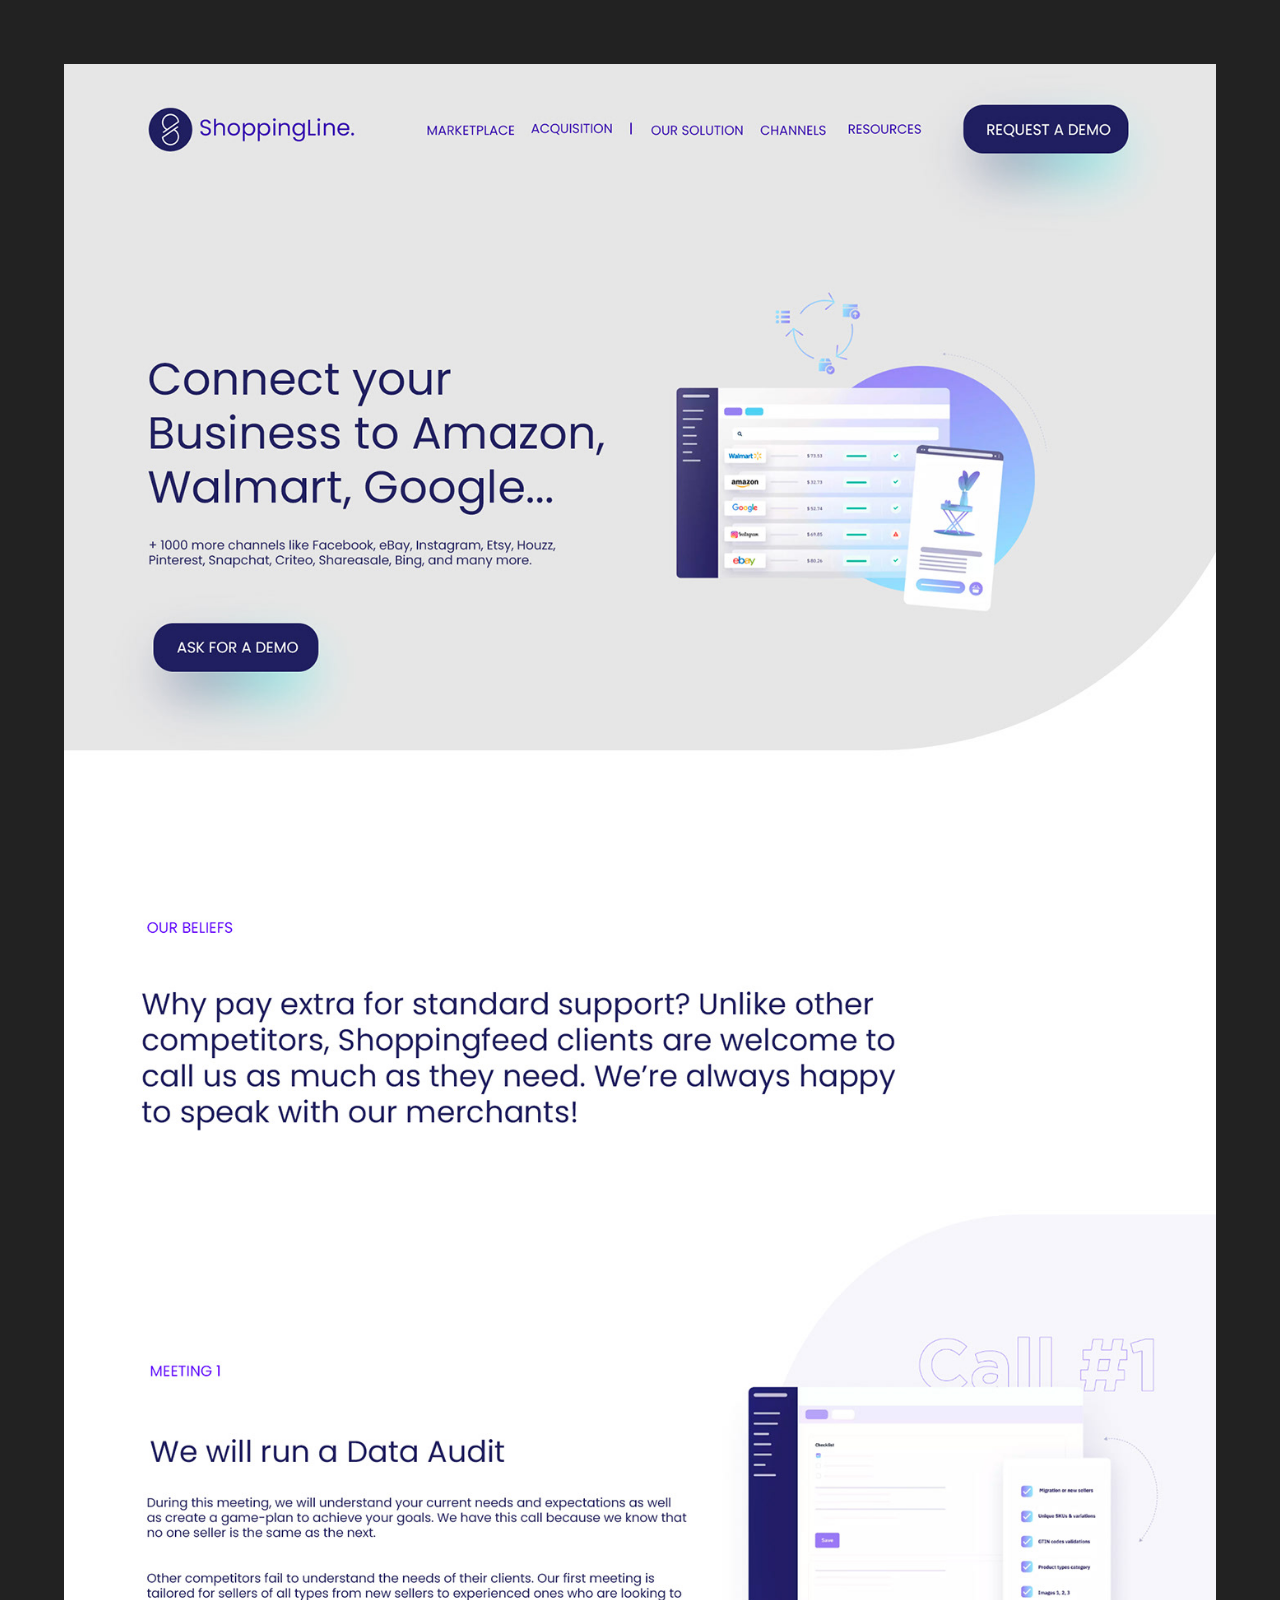
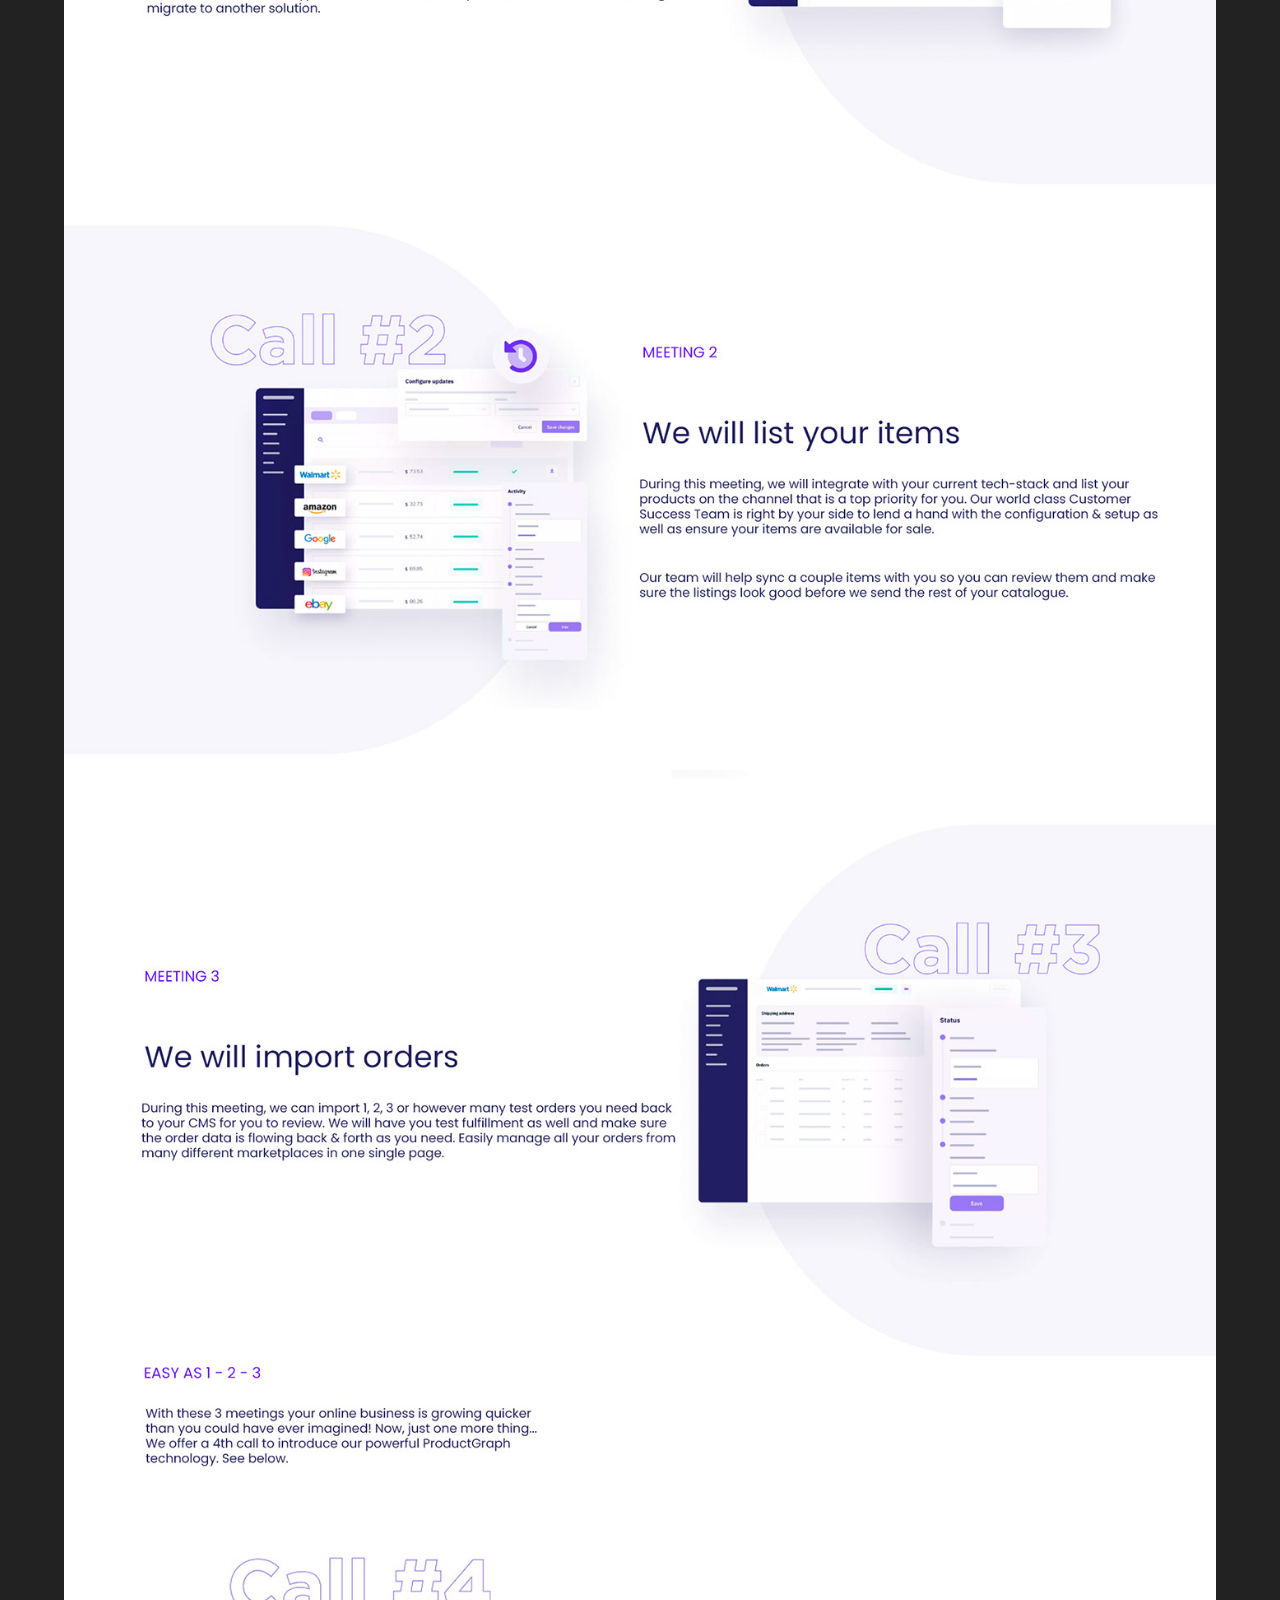
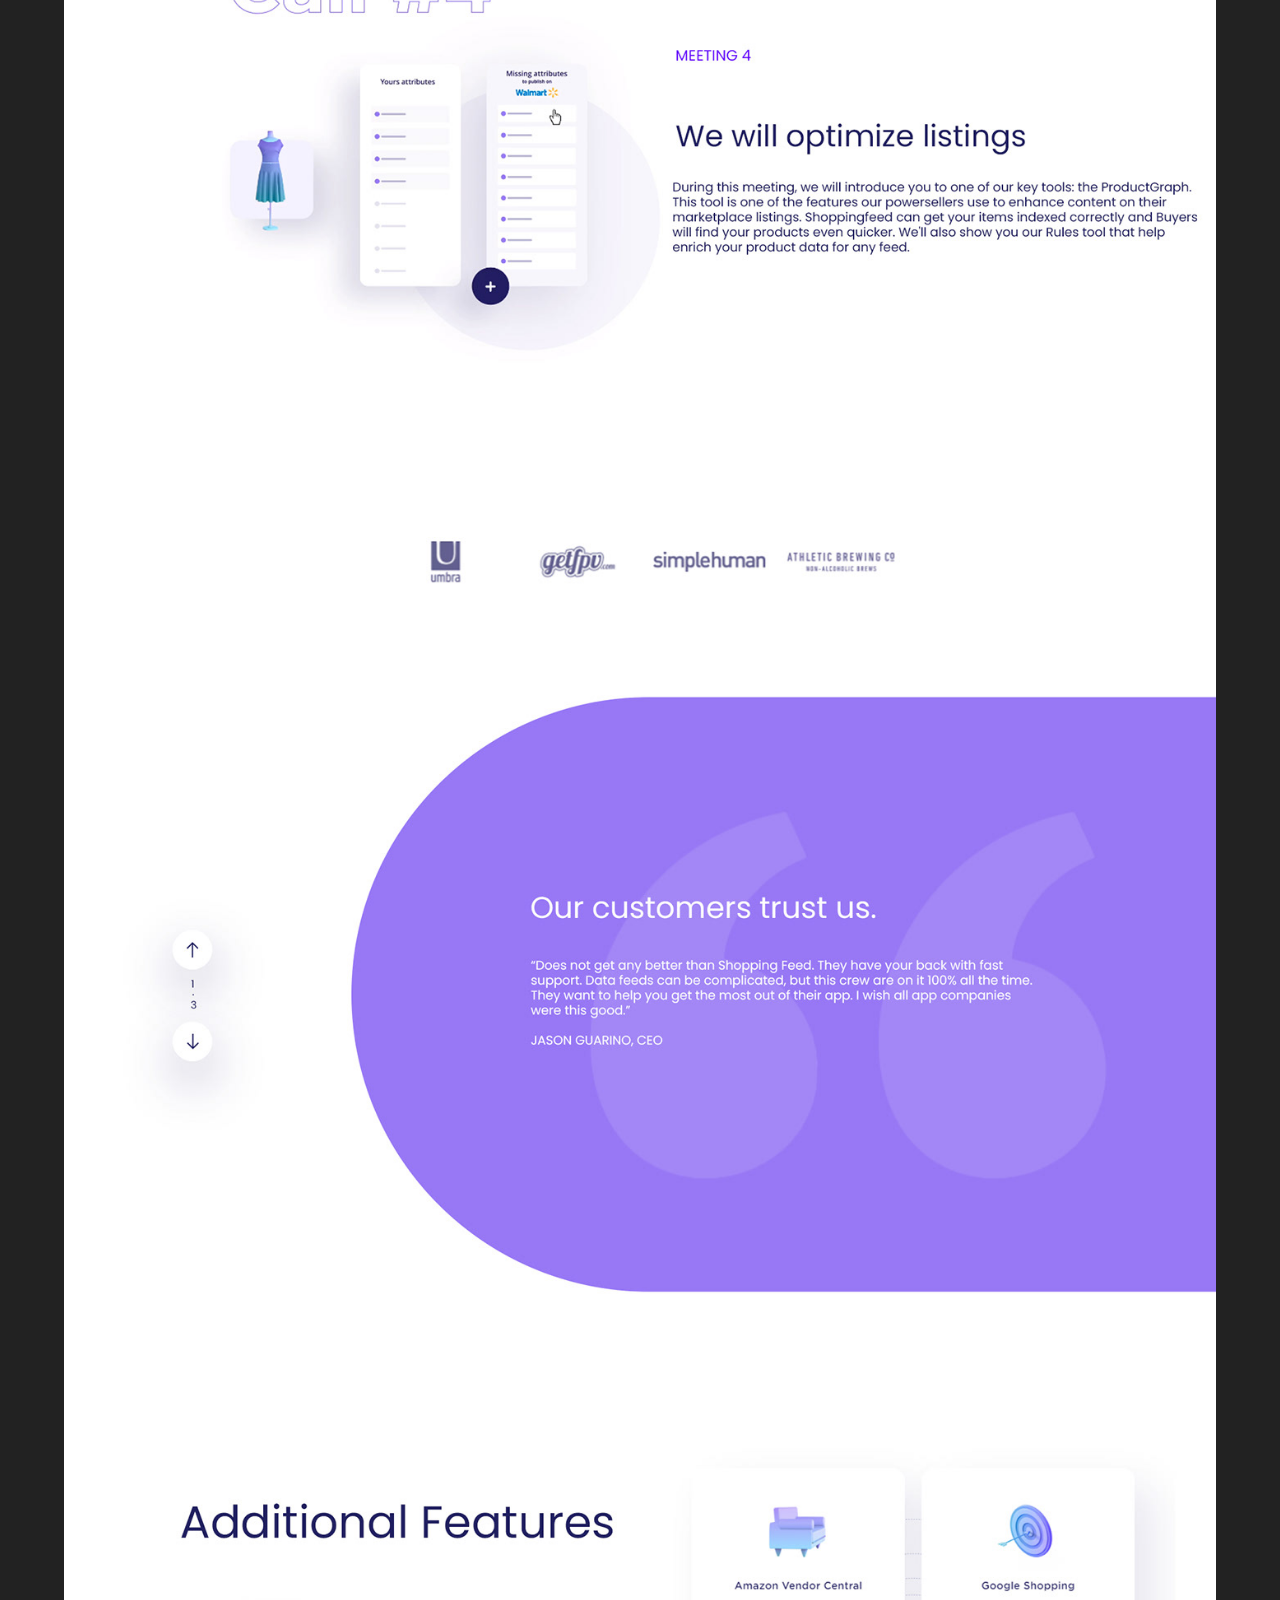
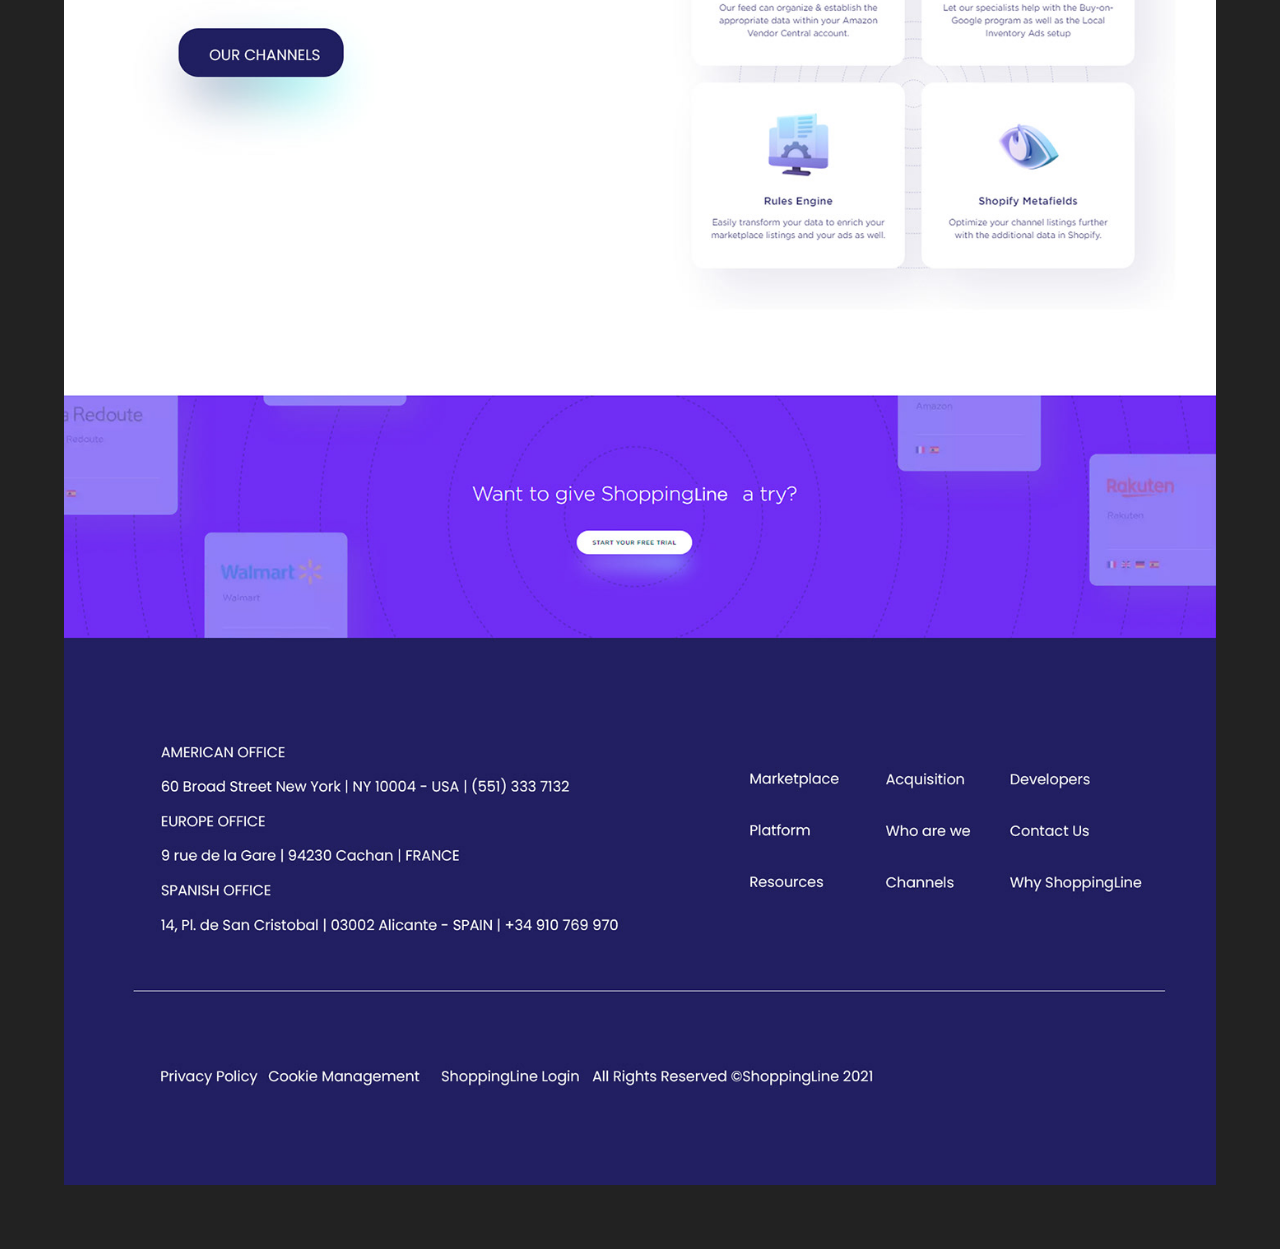
<file: two.html>
<!DOCTYPE html>
<html lang="en">
<head>
    <meta charset="UTF-8">
    <meta http-equiv="X-UA-Compatible" content="IE=edge">
    <meta name="viewport" content="width=device-width, initial-scale=1.0">
    <title>Vishwash</title>
</head>
<style>
    *{
        margin: 0;
    }
    body{
        background-color: #222222;
    }
    .one{
        margin: 5%;
        display: flex;
        justify-content: center;
        align-items: center;
        
    }
    img{
        width: 90vw;
    }
</style>
<body>
    <div class="one"><img src="two.jpg" /></div>
</body>
</html>
</file>
<file: style.css>
*{
    margin: 0;
    box-sizing: border-box;
    
}
html {
    scroll-behavior: smooth;
}
body{
    background-color: #222222;
    font-family: 'Poppins', sans-serif;
    color: white;
    overflow-x: hidden;
    position: relative;
      height: 100%;
}




.profile{
    height: 100%;
    width: 100%;
    padding: 5% 10%;
    background-color: #F9F9F9;
}

.profile-mobile {
    width: 100%;
    display: none;
}




.top-nav, .bottom-nav{
    display: flex;
    margin-top: 1%;
    justify-content: center;
    width: 90%;

}
.top-nav {
    margin-left: -20%;
}
.first-screen {
    max-width: 100vw;
    max-height: 100vh;
    width: 100vw;
    height: 100vh;
    background-color: #222222;
    animation: fadeIn 2.5s;
}
.vishwash{
    margin: 4vh 10% 0 0%;
    font-size: 120% !important;
}

.Product-Designer-2022 {
    margin: 4vh 16%;
    min-width: 130px;
    font-size: 90%;
    text-align: left;
}

.Avaliable-for-Freelance-Projects {
    margin: 4vh 20%;
    min-width: 150px;
    font-size: 90%;
    text-align: left;
}

.lets-talk-button {
    margin: 4vh 0 0 8%;
    font-size: 70%;
    border: 1px solid white;
    border-radius: 50px;
    width: 200px;
    height: 30px;
    padding: 6px 5% 5px 5%;
    cursor: pointer;
    display: flex;
    justify-content: center;
    align-items: center;
}

.lets-talk-button:hover {
    color: #222222;
    background-color: white;
}

pre{
    font-family: 'Poppins', sans-serif;
}

.Product-Designer {
    font-size: 200%;
    width: 420px;
    text-align: center;
    margin-top: 20vh;
    
}
.Hello {
    font-size: 80%;
    width: 330px;
    text-align: center;
    margin-top: 1vh;
    
}
a{
    color: white;
}

.scroll-button {
    margin-top: 3.5vh;
    font-size: 70%;
    min-width: 150px;
    max-width: 180px;
    border: 1px solid white;
    border-radius: 50px;
    padding: 8px 24px !important;
    cursor: pointer;
}

.scroll-button:hover {
    color: #222222;
    background-color: white;
}

.bottom-nav {
    margin-top: 18vh;
   
}
.social {
    margin: 4vh 10% 0 10%;
    width: 140px;
    font-size: 80%;
    text-align: left;
     position: relative;
    bottom: 0;
}

.social:hover {
    cursor: pointer;
}
.social-total {
    margin: 0 4%;
    display: flex;
}

.year{
    margin: 4vh 4% 0 8%;
    width: 140px;
    font-size: 80%;
    text-align: left;
}

.location{
    margin: 4vh 8% 0 8%;
    width: 300px;
    font-size: 80%;
    text-align: left;
}

.img-set-one {
    display: flex;
    
}
.img{
    width: 50%;
    transition: 0.3s;
}

.img:hover{
    filter: brightness(120%);
    scale: 0.98;
    cursor: pointer;
}








::-webkit-scrollbar {
    width: 12px;
    
  }
  
  /* Track */
  ::-webkit-scrollbar-track {
    box-shadow: inset 0 0 5px rgb(0, 0, 0); 
    border-radius: 10px;
    opacity: 0.2;
  }
   
  /* Handle */
  ::-webkit-scrollbar-thumb {
    background: #222222; 
    border-radius: 10px;
    border: 2px solid #6d6d6d;
  }
  
  /* Handle on hover */
  ::-webkit-scrollbar-thumb:hover {
    background: #6d6d6d; 
  }

  @media screen and (max-width: 1920px)  {
        .Product-Designer {
            margin-top: 24vh !important;
        }
        .bottom-nav {
            margin-top: 26vh !important;
           
        }
  }

@media only screen and (max-width: 1280px) {
    .top-nav, .bottom-nav{
        display: flex;
        margin-top: 1%;
    
    }
    .top-nav{
        margin-left: 0;
    }
    .first-screen {
        max-width: 100vw;
        max-height: 100vh;
    }
    .vishwash{
        margin: 4vh 16% 0 -20%;
        font-size: 100% !important;
    }
    
    .Product-Designer-2022 {
        margin: 4vh 5%;
        width: 140px;
        font-size: 80%;
        text-align: left;
    }
    
    .Avaliable-for-Freelance-Projects {
        margin: 4vh 8%;
        width: 150px;
        font-size: 80%;
        text-align: left;
    }
    
    .lets-talk-button {
        margin: 4vh 0 0 8%;
        font-size: 60%;
        border: 1px solid white;
        border-radius: 50px;
        width: 90px;
        padding: 2% 0;
    }
    
    .Product-Designer {
        font-size: 200%;
        width: 420px;
        text-align: center;
        margin-top: 28vh;
        
    }
    .Hello {
        font-size: 80%;
        width: 330px;
        text-align: center;
        margin-top: 1vh;
        
    }
    
    .scroll-button {
        margin-top: 3.5vh;
    }
    
    .bottom-nav {
        margin-top: 20vh !important;
    }
    .social {
        margin: 4vh 10%;
        width: 140px;
        font-size: 80%;
        text-align: left;
    }
    
    .social-total {
        margin: 0 1%;
        display: flex;
    }
    
    .year{
        margin: 4vh 8% 0 0%;
        width: 30px;
        font-size: 80%;
        text-align: left;
    }
    
    .location{
        margin: 4vh 4% 0 4%;
        width: 240px;
        font-size: 80%;
        text-align: left;
    }
    .scroll-button {
        margin-top: 3.5vh;
        font-size: 50%;
        width: 120px;
        padding:0.4%;
        border: 1px solid white;
        border-radius: 50px;
        padding: 0.9% 0;
    }
    .lets-talk-button {
        margin: 4vh 0 0 8%;
        font-size: 70%;
        border: 1px solid white;
        border-radius: 50px;
        width: 200px;
        height: 26px;
        padding: 0.8% 5%;
    }
}

.top-nav-block {
    display: flex;
}












@media only screen and (max-width: 850px) {
    body{
        max-width: 100vw;
        overflow-x: hidden;
    }
    
    .top-nav, .bottom-nav{
        display: flex;
        margin-top: 1%;
        justify-content: center;
        width: 100%;
    
    }
    .first-screen {
        max-width: 100vw;
        max-height: 100vh;
        width: 100vw;
        height: 100vh;
        background-color: #222222;

    }
    .vishwash{
        margin: 4vh 0% 0 0%;
        padding-left: 4%;
        font-size: 90% !important;
    }
    
    .Product-Designer-2022 {
        margin: 4vh 1%;
        width: 140px;
        font-size: 70%;
        text-align: left;
    
    }
    
    .Avaliable-for-Freelance-Projects {
        margin: 4vh 0%;
        max-width: 10px;
        font-size: 70%;
        text-align: left;
    }
    
    .lets-talk-button {
        margin: 4vh 0 0 8%;
        font-size: 50%;
        border: 1px solid white;
        border-radius: 50px;
        width: 70px;
        height: 12%;
        min-height: 18px;
        padding: 2% 5%;
    }
    
    .Product-Designer {
        font-size: 110%;
        width: 230px;
        text-align: center;
        margin-top: 22vh;   
        
    }
    .Hello {
        font-size: 60%;
        width: 240px;
        text-align: center;
        margin-top: 1vh;
        
    }
    
    .scroll-button {
        margin-top: 2.5vh;
    }
    
    .button-one {
        width: 70%;
    }
    .button-two {
        width: 31%;
        max-width: 170px;
    }

    .bottom-nav {
        margin-top: 16vh;
        padding-top: 2vh;
    }
 
    
    .year{
        margin: 4vh 5% 0 12%;
        width: 140px;
        font-size: 70%;
        text-align: left;
    }
    
    .location{
        margin: 4vh 0 0 10%;
        width: 260px;
        font-size: 70%;
        text-align: left;
        padding-left: 7%;
    }
    .top-nav-block {
        display: block;
        margin: 0 0% 0 40%;
    }
    .img{
        max-width: 100%;
    }
    .social{
        display: none;
    }
    
}



@media only screen and (max-width: 600px) {
    .vishwash{
        padding-left: 10px;
    }
    .top-nav-block{
        margin-left: 50%;
    }
    .Product-Designer {
        font-size: 110%;
        width: 230px;
        text-align: center;
        margin-top: 18vh !important;   
        
    }
    .bottom-nav {
        margin-top: 20vh !important;
    }
    .year{
        margin: 4vh 8% 0 14%;
        width: 140px;
        font-size: 70%;
        text-align: left;
    }
    .scroll-button{
        padding: 6px 5px !important;
        min-width: 130px;
    }
    
    .location{
        margin: 4vh 0 0 1%;
        width: 300px;
        font-size: 70%;
        text-align: left;
    }
    .img{
        width: 100%;
    }
    .img-set-one{
        display: block;
    }
    .profile {
        display: none;
    }
    .profile-mobile {
        width: 100%;
        display: block;
    }
   
    
}

@media only screen and (min-width: 1090px) {
    .Product-Designer {
        margin-top: 16vh;
    }
    .bottom-nav{
        margin-top: 20vh;
    }
}


@media only screen and (max-width: 400px){
    .top-nav-block {
        margin-left: 20%;
    }
    .lets-talk-button {
        margin: 4vh 0 0 8%;
        font-size: 50%;
        border: 1px solid white;
        border-radius: 50px;
        width: 70px;
        height: 12%;
        min-height: 16px;
        padding: 2% 2%;
    }
    
}
</file>
